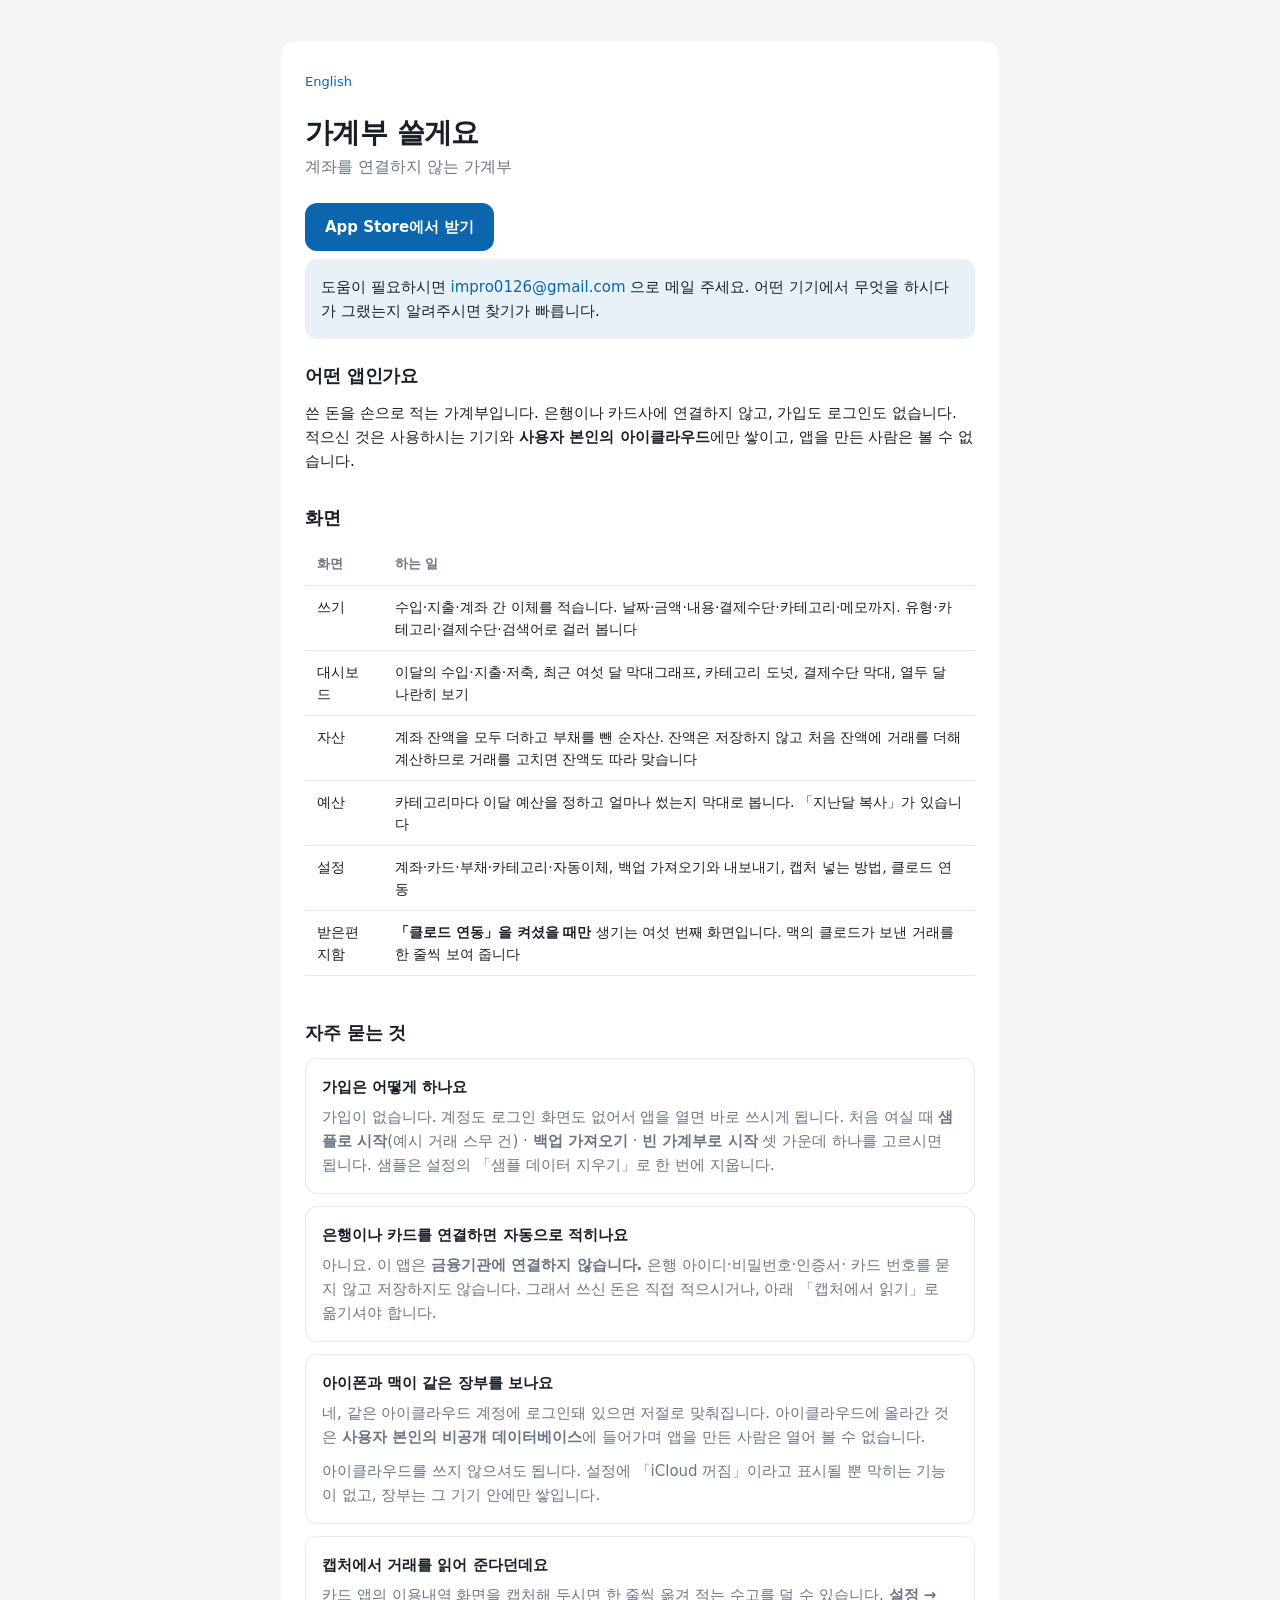
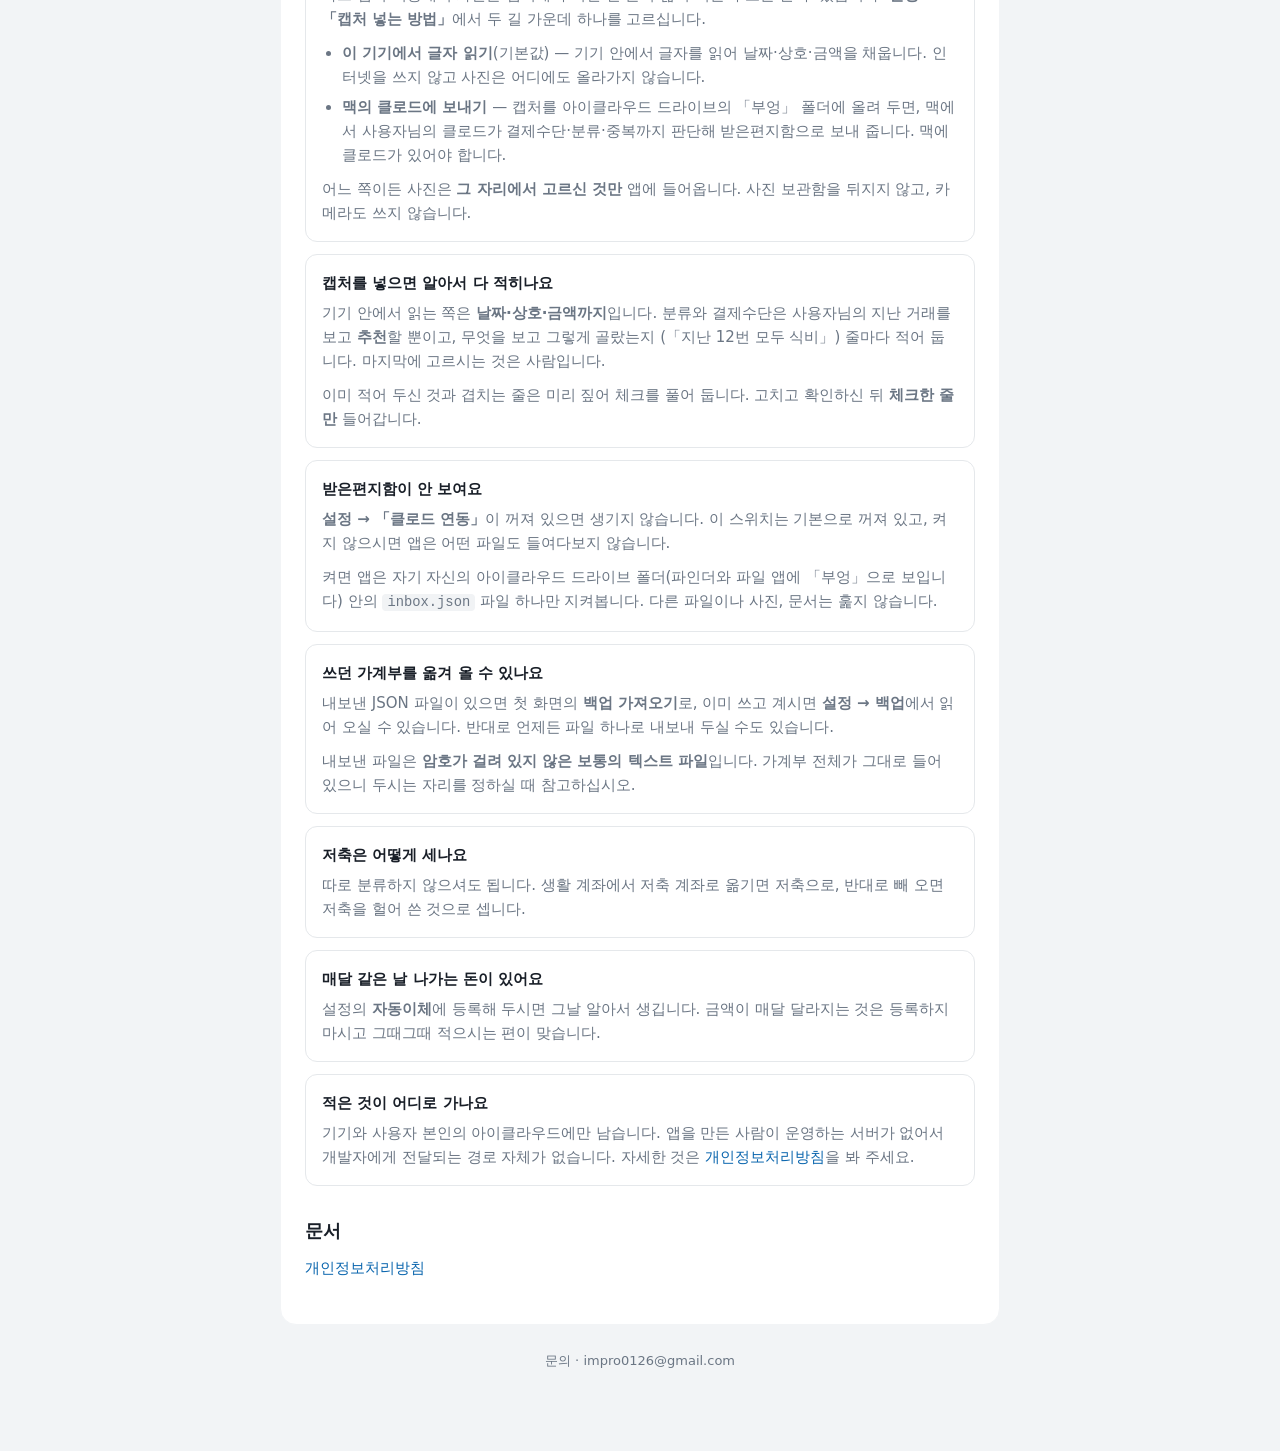
<file: index.html>
<!DOCTYPE html>
<html lang="ko">
<head>
<meta charset="utf-8">
<meta name="viewport" content="width=device-width, initial-scale=1">
<title>가계부 쓸게요 — 계좌 연결 없는 광고 없는 가계부 앱 (아이폰·맥)</title>
<!-- 검색 결과와 링크 미리보기에 뜨는 글. 앱스토어 설명과 어긋나지 않게 고칠 것 -->
<meta name="description" content="은행에 로그인하지 않고 가입도 없는 가계부 앱입니다. 쓴 돈을 적으면 한 달이 그림으로 정리되고, 예산과 순자산까지 봅니다. 광고가 없습니다.">
<link rel="canonical" href="https://impro0126-pixel.github.io/gagyebueong/">
<link rel="alternate" hreflang="ko" href="https://impro0126-pixel.github.io/gagyebueong/">
<link rel="alternate" hreflang="en" href="https://impro0126-pixel.github.io/gagyebueong/en/">
<link rel="icon" href="icon.jpg">
<link rel="apple-touch-icon" href="icon.jpg">
<meta name="apple-itunes-app" content="app-id=6811481053">
<meta property="og:type" content="website">
<meta property="og:locale" content="ko_KR">
<meta property="og:title" content="가계부 쓸게요 — 계좌를 연결하지 않는 가계부">
<meta property="og:description" content="은행 로그인도 가입도 광고도 없는 가계부 앱">
<meta property="og:url" content="https://impro0126-pixel.github.io/gagyebueong/">
<meta property="og:image" content="https://impro0126-pixel.github.io/gagyebueong/icon.jpg">
<script type="application/ld+json">
{
  "@context": "https://schema.org",
  "@type": "SoftwareApplication",
  "name": "가계부 쓸게요",
  "description": "계좌를 연결하지 않는 가계부 앱",
  "operatingSystem": "iOS, macOS",
  "applicationCategory": "FinanceApplication",
  "inLanguage": "ko",
  "image": "https://impro0126-pixel.github.io/gagyebueong/icon.jpg",
  "downloadUrl": "https://apps.apple.com/kr/app/id6811481053",
  "offers": { "@type": "Offer", "price": "0", "priceCurrency": "KRW" }
}
</script>
<link rel="stylesheet" href="style.css">
</head>
<body>
<main>
  <p class="back"><a href="en/" lang="en">English</a></p>

  <h1>가계부 쓸게요</h1>
  <p class="lead">계좌를 연결하지 않는 가계부</p>

  <a class="store-button" href="https://apps.apple.com/kr/app/id6811481053">App Store에서 받기</a>

  <div class="callout">
    도움이 필요하시면 <a href="mailto:impro0126@gmail.com">impro0126@gmail.com</a> 으로
    메일 주세요. 어떤 기기에서 무엇을 하시다가 그랬는지 알려주시면 찾기가 빠릅니다.
  </div>

  <h2>어떤 앱인가요</h2>
  <p>쓴 돈을 손으로 적는 가계부입니다. 은행이나 카드사에 연결하지 않고, 가입도 로그인도
     없습니다. 적으신 것은 사용하시는 기기와 <b>사용자 본인의 아이클라우드</b>에만 쌓이고,
     앱을 만든 사람은 볼 수 없습니다.</p>

  <h2>화면</h2>
  <div class="table-wrap">
  <table>
    <thead><tr><th>화면</th><th>하는 일</th></tr></thead>
    <tbody>
      <tr><td>쓰기</td><td>수입·지출·계좌 간 이체를 적습니다. 날짜·금액·내용·결제수단·카테고리·메모까지. 유형·카테고리·결제수단·검색어로 걸러 봅니다</td></tr>
      <tr><td>대시보드</td><td>이달의 수입·지출·저축, 최근 여섯 달 막대그래프, 카테고리 도넛, 결제수단 막대, 열두 달 나란히 보기</td></tr>
      <tr><td>자산</td><td>계좌 잔액을 모두 더하고 부채를 뺀 순자산. 잔액은 저장하지 않고 처음 잔액에 거래를 더해 계산하므로 거래를 고치면 잔액도 따라 맞습니다</td></tr>
      <tr><td>예산</td><td>카테고리마다 이달 예산을 정하고 얼마나 썼는지 막대로 봅니다. 「지난달 복사」가 있습니다</td></tr>
      <tr><td>설정</td><td>계좌·카드·부채·카테고리·자동이체, 백업 가져오기와 내보내기, 캡처 넣는 방법, 클로드 연동</td></tr>
      <tr><td>받은편지함</td><td><b>「클로드 연동」을 켜셨을 때만</b> 생기는 여섯 번째 화면입니다. 맥의 클로드가 보낸 거래를 한 줄씩 보여 줍니다</td></tr>
    </tbody>
  </table>
  </div>

  <h2>자주 묻는 것</h2>

  <div class="faq">
    <strong>가입은 어떻게 하나요</strong>
    <p>가입이 없습니다. 계정도 로그인 화면도 없어서 앱을 열면 바로 쓰시게 됩니다.
       처음 여실 때 <b>샘플로 시작</b>(예시 거래 스무 건) · <b>백업 가져오기</b> ·
       <b>빈 가계부로 시작</b> 셋 가운데 하나를 고르시면 됩니다. 샘플은 설정의
       「샘플 데이터 지우기」로 한 번에 지웁니다.</p>
  </div>

  <div class="faq">
    <strong>은행이나 카드를 연결하면 자동으로 적히나요</strong>
    <p>아니요. 이 앱은 <b>금융기관에 연결하지 않습니다.</b> 은행 아이디·비밀번호·인증서·
       카드 번호를 묻지 않고 저장하지도 않습니다. 그래서 쓰신 돈은 직접 적으시거나,
       아래 「캡처에서 읽기」로 옮기셔야 합니다.</p>
  </div>

  <div class="faq">
    <strong>아이폰과 맥이 같은 장부를 보나요</strong>
    <p>네, 같은 아이클라우드 계정에 로그인돼 있으면 저절로 맞춰집니다. 아이클라우드에
       올라간 것은 <b>사용자 본인의 비공개 데이터베이스</b>에 들어가며 앱을 만든 사람은
       열어 볼 수 없습니다.</p>
    <p>아이클라우드를 쓰지 않으셔도 됩니다. 설정에 「iCloud 꺼짐」이라고 표시될 뿐
       막히는 기능이 없고, 장부는 그 기기 안에만 쌓입니다.</p>
  </div>

  <div class="faq">
    <strong>캡처에서 거래를 읽어 준다던데요</strong>
    <p>카드 앱의 이용내역 화면을 캡처해 두시면 한 줄씩 옮겨 적는 수고를 덜 수 있습니다.
       <b>설정 → 「캡처 넣는 방법」</b>에서 두 길 가운데 하나를 고르십니다.</p>
    <ul>
      <li><b>이 기기에서 글자 읽기</b>(기본값) — 기기 안에서 글자를 읽어 날짜·상호·금액을
          채웁니다. 인터넷을 쓰지 않고 사진은 어디에도 올라가지 않습니다.</li>
      <li><b>맥의 클로드에 보내기</b> — 캡처를 아이클라우드 드라이브의 「부엉」 폴더에 올려
          두면, 맥에서 사용자님의 클로드가 결제수단·분류·중복까지 판단해 받은편지함으로
          보내 줍니다. 맥에 클로드가 있어야 합니다.</li>
    </ul>
    <p>어느 쪽이든 사진은 <b>그 자리에서 고르신 것만</b> 앱에 들어옵니다. 사진 보관함을
       뒤지지 않고, 카메라도 쓰지 않습니다.</p>
  </div>

  <div class="faq">
    <strong>캡처를 넣으면 알아서 다 적히나요</strong>
    <p>기기 안에서 읽는 쪽은 <b>날짜·상호·금액까지</b>입니다. 분류와 결제수단은
       사용자님의 지난 거래를 보고 <b>추천</b>할 뿐이고, 무엇을 보고 그렇게 골랐는지
       (「지난 12번 모두 식비」) 줄마다 적어 둡니다. 마지막에 고르시는 것은 사람입니다.</p>
    <p>이미 적어 두신 것과 겹치는 줄은 미리 짚어 체크를 풀어 둡니다.
       고치고 확인하신 뒤 <b>체크한 줄만</b> 들어갑니다.</p>
  </div>

  <div class="faq">
    <strong>받은편지함이 안 보여요</strong>
    <p><b>설정 → 「클로드 연동」</b>이 꺼져 있으면 생기지 않습니다. 이 스위치는 기본으로
       꺼져 있고, 켜지 않으시면 앱은 어떤 파일도 들여다보지 않습니다.</p>
    <p>켜면 앱은 자기 자신의 아이클라우드 드라이브 폴더(파인더와 파일 앱에 「부엉」으로
       보입니다) 안의 <code>inbox.json</code> 파일 하나만 지켜봅니다. 다른 파일이나 사진,
       문서는 훑지 않습니다.</p>
  </div>

  <div class="faq">
    <strong>쓰던 가계부를 옮겨 올 수 있나요</strong>
    <p>내보낸 JSON 파일이 있으면 첫 화면의 <b>백업 가져오기</b>로, 이미 쓰고 계시면
       <b>설정 → 백업</b>에서 읽어 오실 수 있습니다. 반대로 언제든 파일 하나로
       내보내 두실 수도 있습니다.</p>
    <p>내보낸 파일은 <b>암호가 걸려 있지 않은 보통의 텍스트 파일</b>입니다. 가계부 전체가
       그대로 들어 있으니 두시는 자리를 정하실 때 참고하십시오.</p>
  </div>

  <div class="faq">
    <strong>저축은 어떻게 세나요</strong>
    <p>따로 분류하지 않으셔도 됩니다. 생활 계좌에서 저축 계좌로 옮기면 저축으로,
       반대로 빼 오면 저축을 헐어 쓴 것으로 셉니다.</p>
  </div>

  <div class="faq">
    <strong>매달 같은 날 나가는 돈이 있어요</strong>
    <p>설정의 <b>자동이체</b>에 등록해 두시면 그날 알아서 생깁니다. 금액이 매달 달라지는
       것은 등록하지 마시고 그때그때 적으시는 편이 맞습니다.</p>
  </div>

  <div class="faq">
    <strong>적은 것이 어디로 가나요</strong>
    <p>기기와 사용자 본인의 아이클라우드에만 남습니다. 앱을 만든 사람이 운영하는 서버가
       없어서 개발자에게 전달되는 경로 자체가 없습니다.
       자세한 것은 <a href="privacy.html">개인정보처리방침</a>을 봐 주세요.</p>
  </div>

  <h2>문서</h2>
  <p><a href="privacy.html">개인정보처리방침</a></p>
</main>
<footer>문의 · impro0126@gmail.com</footer>
</body>
</html>
</file>
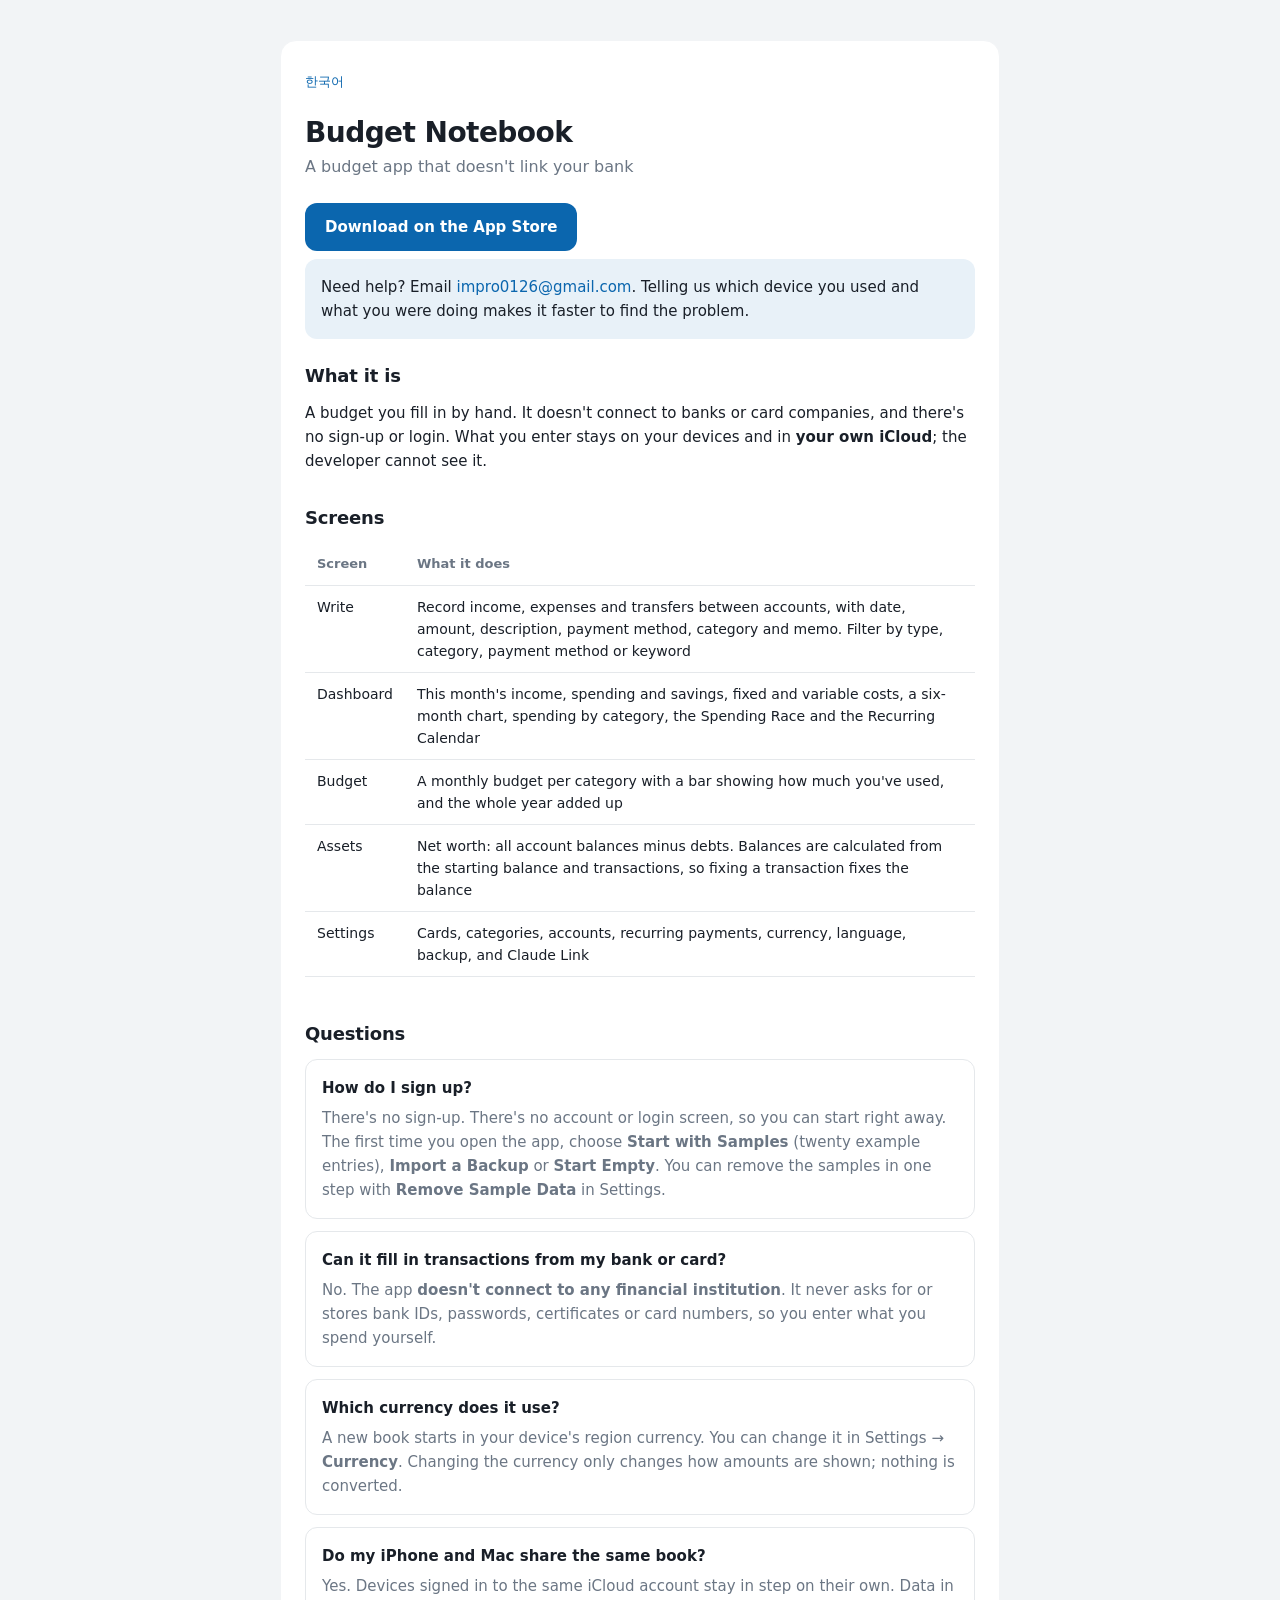
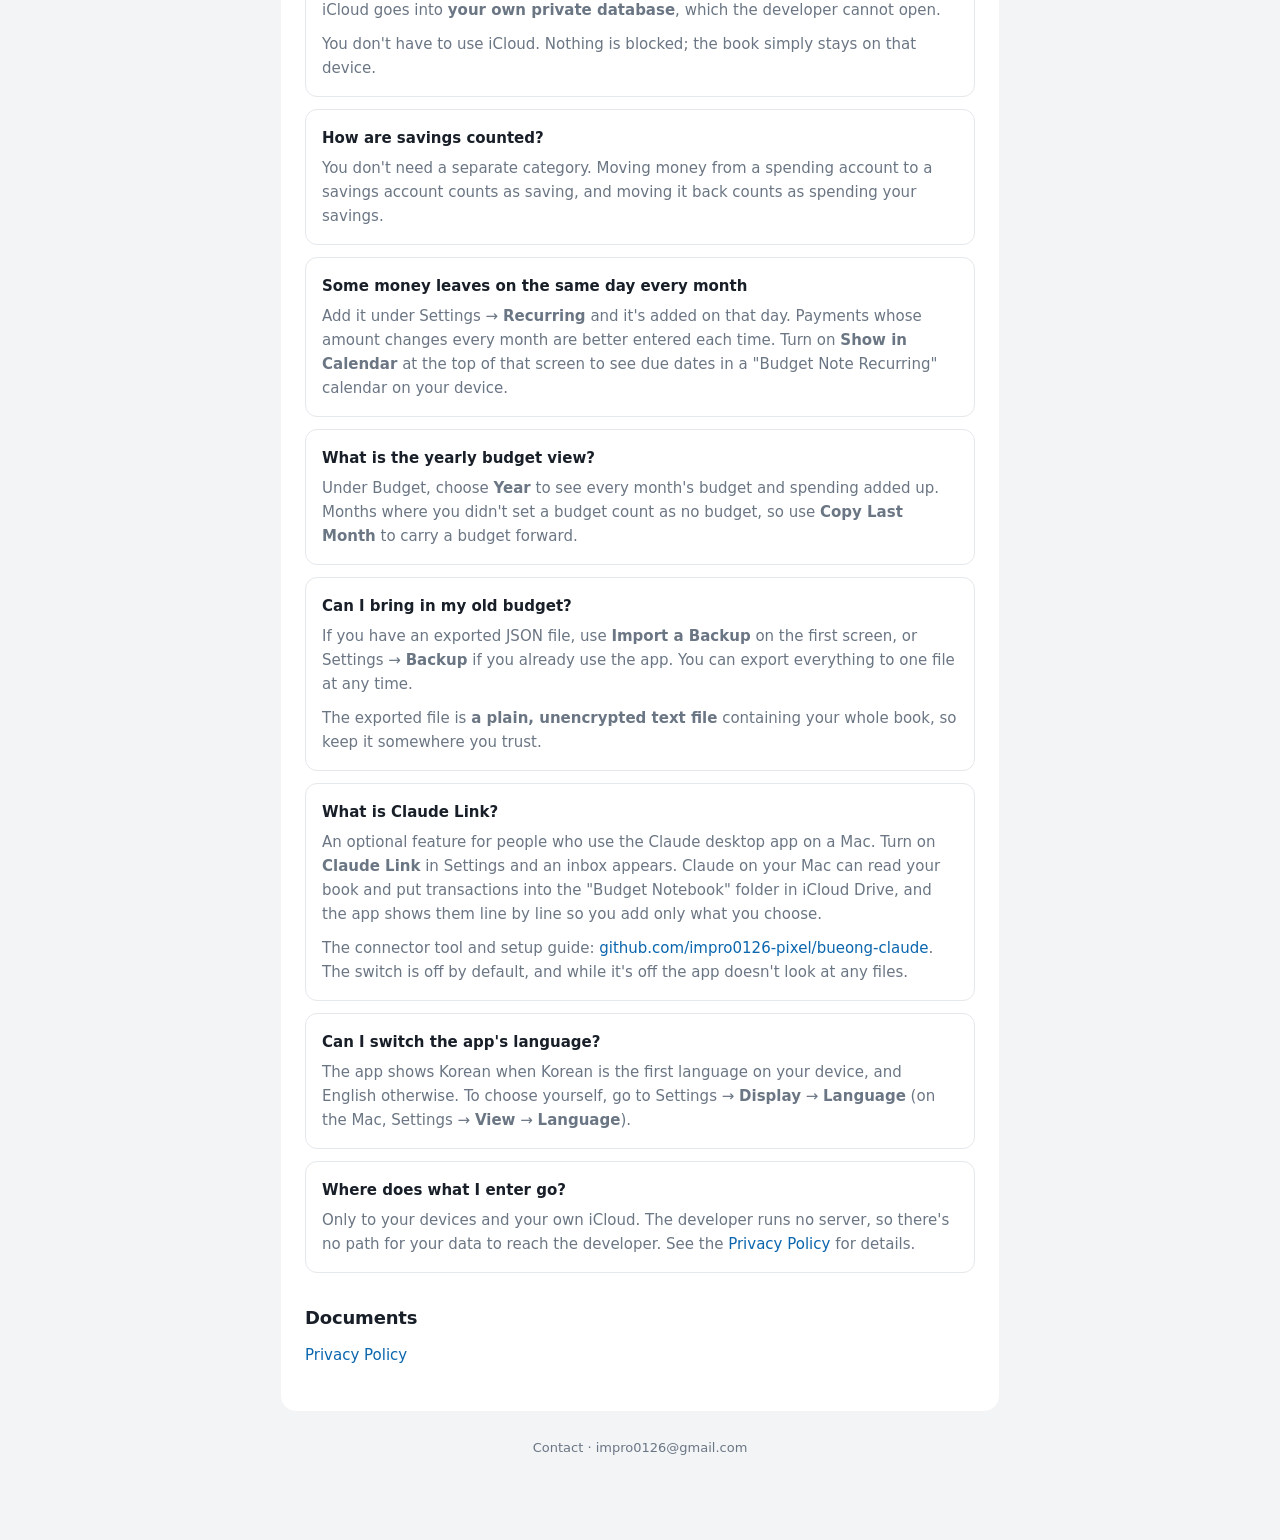
<file: en/index.html>
<!DOCTYPE html>
<html lang="en">
<head>
<meta charset="utf-8">
<meta name="viewport" content="width=device-width, initial-scale=1">
<title>Budget Notebook — Support</title>
<!-- 영어판 지원 페이지(2026-10-28). 한국어 원본은 ../index.html — 내용을 바꾸면 둘 다. 화면 이름은 앱 영어 화면(Localizable.xcstrings) 그대로 -->
<meta name="description" content="Budget Notebook is a budget app for iPhone, iPad and Mac with no bank linking, no sign-up and no ads. Record what you spend and see each month in charts, budgets and net worth.">
<link rel="canonical" href="https://impro0126-pixel.github.io/gagyebueong/en/">
<link rel="alternate" hreflang="ko" href="https://impro0126-pixel.github.io/gagyebueong/">
<link rel="alternate" hreflang="en" href="https://impro0126-pixel.github.io/gagyebueong/en/">
<link rel="icon" href="../icon.jpg">
<link rel="apple-touch-icon" href="../icon.jpg">
<meta name="apple-itunes-app" content="app-id=6811481053">
<meta property="og:type" content="website">
<meta property="og:locale" content="en_US">
<meta property="og:title" content="Budget Notebook — a budget app without bank linking">
<meta property="og:description" content="No bank login, no sign-up, no ads">
<meta property="og:url" content="https://impro0126-pixel.github.io/gagyebueong/en/">
<meta property="og:image" content="https://impro0126-pixel.github.io/gagyebueong/icon.jpg">
<link rel="stylesheet" href="../style.css">
</head>
<body>
<main>
  <p class="back"><a href="../" lang="ko">한국어</a></p>

  <h1>Budget Notebook</h1>
  <p class="lead">A budget app that doesn't link your bank</p>

  <a class="store-button" href="https://apps.apple.com/app/id6811481053">Download on the App Store</a>

  <div class="callout">
    Need help? Email <a href="mailto:impro0126@gmail.com">impro0126@gmail.com</a>.
    Telling us which device you used and what you were doing makes it faster to find the problem.
  </div>

  <h2>What it is</h2>
  <p>A budget you fill in by hand. It doesn't connect to banks or card companies, and there's no sign-up or login.
     What you enter stays on your devices and in <b>your own iCloud</b>; the developer cannot see it.</p>

  <h2>Screens</h2>
  <div class="table-wrap">
  <table>
    <thead><tr><th>Screen</th><th>What it does</th></tr></thead>
    <tbody>
      <tr><td>Write</td><td>Record income, expenses and transfers between accounts, with date, amount, description, payment method, category and memo. Filter by type, category, payment method or keyword</td></tr>
      <tr><td>Dashboard</td><td>This month's income, spending and savings, fixed and variable costs, a six-month chart, spending by category, the Spending Race and the Recurring Calendar</td></tr>
      <tr><td>Budget</td><td>A monthly budget per category with a bar showing how much you've used, and the whole year added up</td></tr>
      <tr><td>Assets</td><td>Net worth: all account balances minus debts. Balances are calculated from the starting balance and transactions, so fixing a transaction fixes the balance</td></tr>
      <tr><td>Settings</td><td>Cards, categories, accounts, recurring payments, currency, language, backup, and Claude Link</td></tr>
    </tbody>
  </table>
  </div>

  <h2>Questions</h2>

  <div class="faq">
    <strong>How do I sign up?</strong>
    <p>There's no sign-up. There's no account or login screen, so you can start right away.
       The first time you open the app, choose <b>Start with Samples</b> (twenty example entries),
       <b>Import a Backup</b> or <b>Start Empty</b>. You can remove the samples in one step with
       <b>Remove Sample Data</b> in Settings.</p>
  </div>

  <div class="faq">
    <strong>Can it fill in transactions from my bank or card?</strong>
    <p>No. The app <b>doesn't connect to any financial institution</b>. It never asks for or stores bank IDs,
       passwords, certificates or card numbers, so you enter what you spend yourself.</p>
  </div>

  <div class="faq">
    <strong>Which currency does it use?</strong>
    <p>A new book starts in your device's region currency. You can change it in Settings → <b>Currency</b>.
       Changing the currency only changes how amounts are shown; nothing is converted.</p>
  </div>

  <div class="faq">
    <strong>Do my iPhone and Mac share the same book?</strong>
    <p>Yes. Devices signed in to the same iCloud account stay in step on their own. Data in iCloud goes into
       <b>your own private database</b>, which the developer cannot open.</p>
    <p>You don't have to use iCloud. Nothing is blocked; the book simply stays on that device.</p>
  </div>

  <div class="faq">
    <strong>How are savings counted?</strong>
    <p>You don't need a separate category. Moving money from a spending account to a savings account counts as
       saving, and moving it back counts as spending your savings.</p>
  </div>

  <div class="faq">
    <strong>Some money leaves on the same day every month</strong>
    <p>Add it under Settings → <b>Recurring</b> and it's added on that day. Payments whose amount changes every
       month are better entered each time. Turn on <b>Show in Calendar</b> at the top of that screen to see
       due dates in a "Budget Note Recurring" calendar on your device.</p>
  </div>

  <div class="faq">
    <strong>What is the yearly budget view?</strong>
    <p>Under Budget, choose <b>Year</b> to see every month's budget and spending added up. Months where you
       didn't set a budget count as no budget, so use <b>Copy Last Month</b> to carry a budget forward.</p>
  </div>

  <div class="faq">
    <strong>Can I bring in my old budget?</strong>
    <p>If you have an exported JSON file, use <b>Import a Backup</b> on the first screen, or Settings →
       <b>Backup</b> if you already use the app. You can export everything to one file at any time.</p>
    <p>The exported file is <b>a plain, unencrypted text file</b> containing your whole book, so keep it
       somewhere you trust.</p>
  </div>

  <div class="faq">
    <strong>What is Claude Link?</strong>
    <p>An optional feature for people who use the Claude desktop app on a Mac. Turn on <b>Claude Link</b> in
       Settings and an inbox appears. Claude on your Mac can read your book and put transactions into the
       "Budget Notebook" folder in iCloud Drive, and the app shows them line by line so you add only what you choose.</p>
    <p>The connector tool and setup guide:
       <a href="https://github.com/impro0126-pixel/bueong-claude">github.com/impro0126-pixel/bueong-claude</a>.
       The switch is off by default, and while it's off the app doesn't look at any files.</p>
  </div>

  <div class="faq">
    <strong>Can I switch the app's language?</strong>
    <p>The app shows Korean when Korean is the first language on your device, and English otherwise.
       To choose yourself, go to Settings → <b>Display</b> → <b>Language</b> (on the Mac, Settings → <b>View</b> → <b>Language</b>).</p>
  </div>

  <div class="faq">
    <strong>Where does what I enter go?</strong>
    <p>Only to your devices and your own iCloud. The developer runs no server, so there's no path for your data
       to reach the developer. See the <a href="privacy.html">Privacy Policy</a> for details.</p>
  </div>

  <h2>Documents</h2>
  <p><a href="privacy.html">Privacy Policy</a></p>
</main>
<footer>Contact · impro0126@gmail.com</footer>
</body>
</html>
</file>
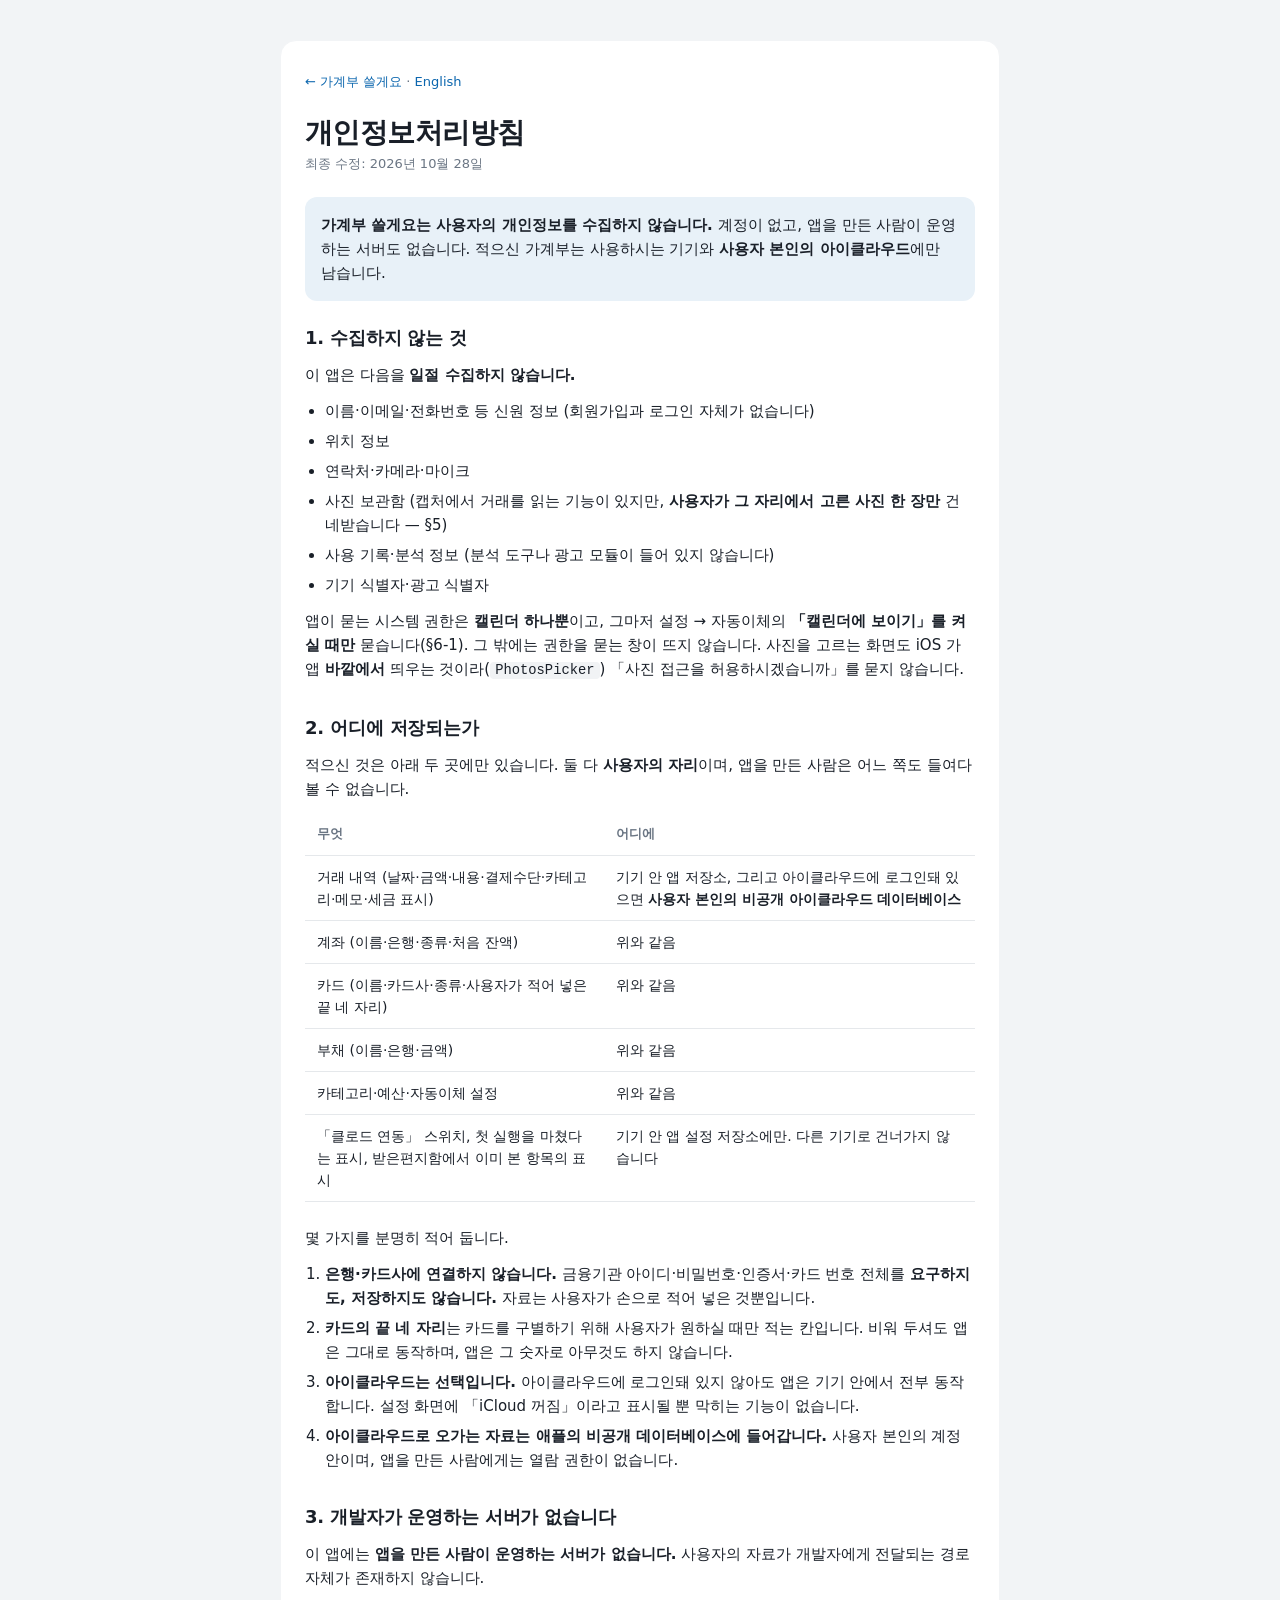
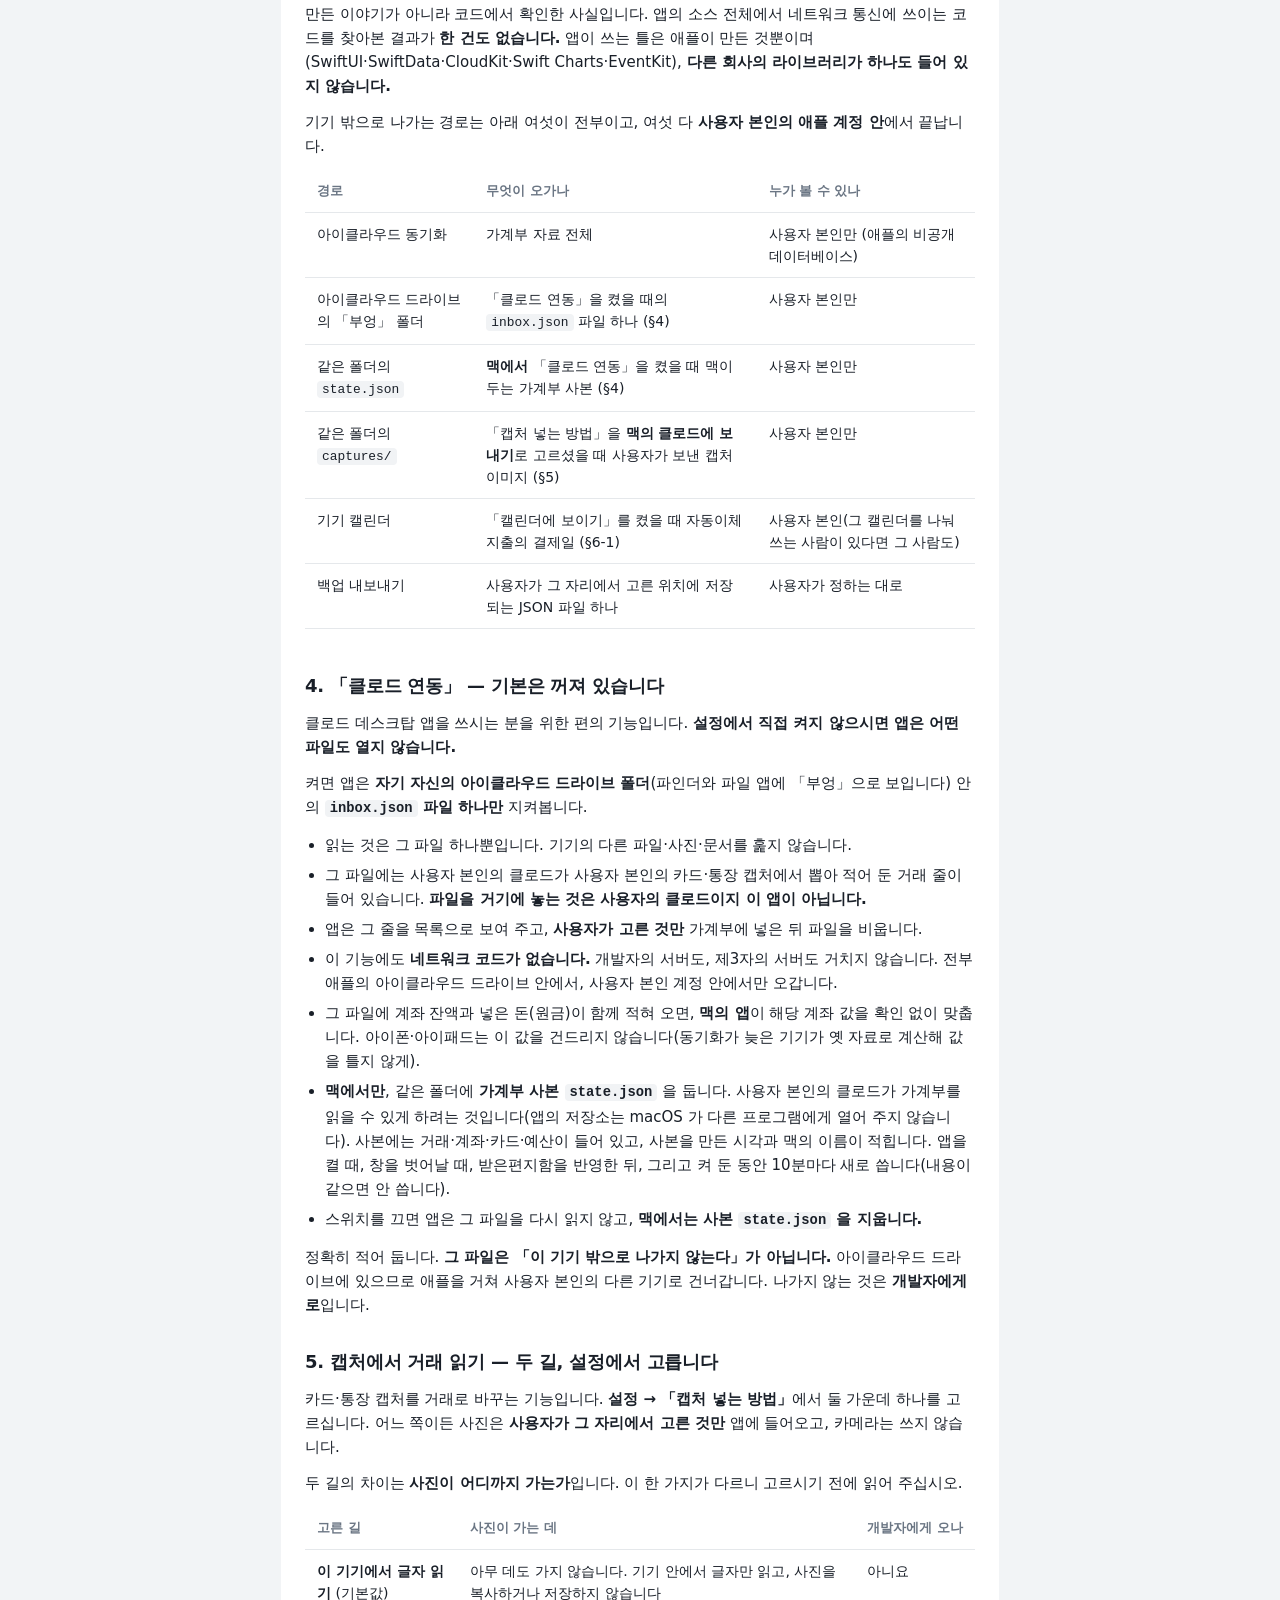
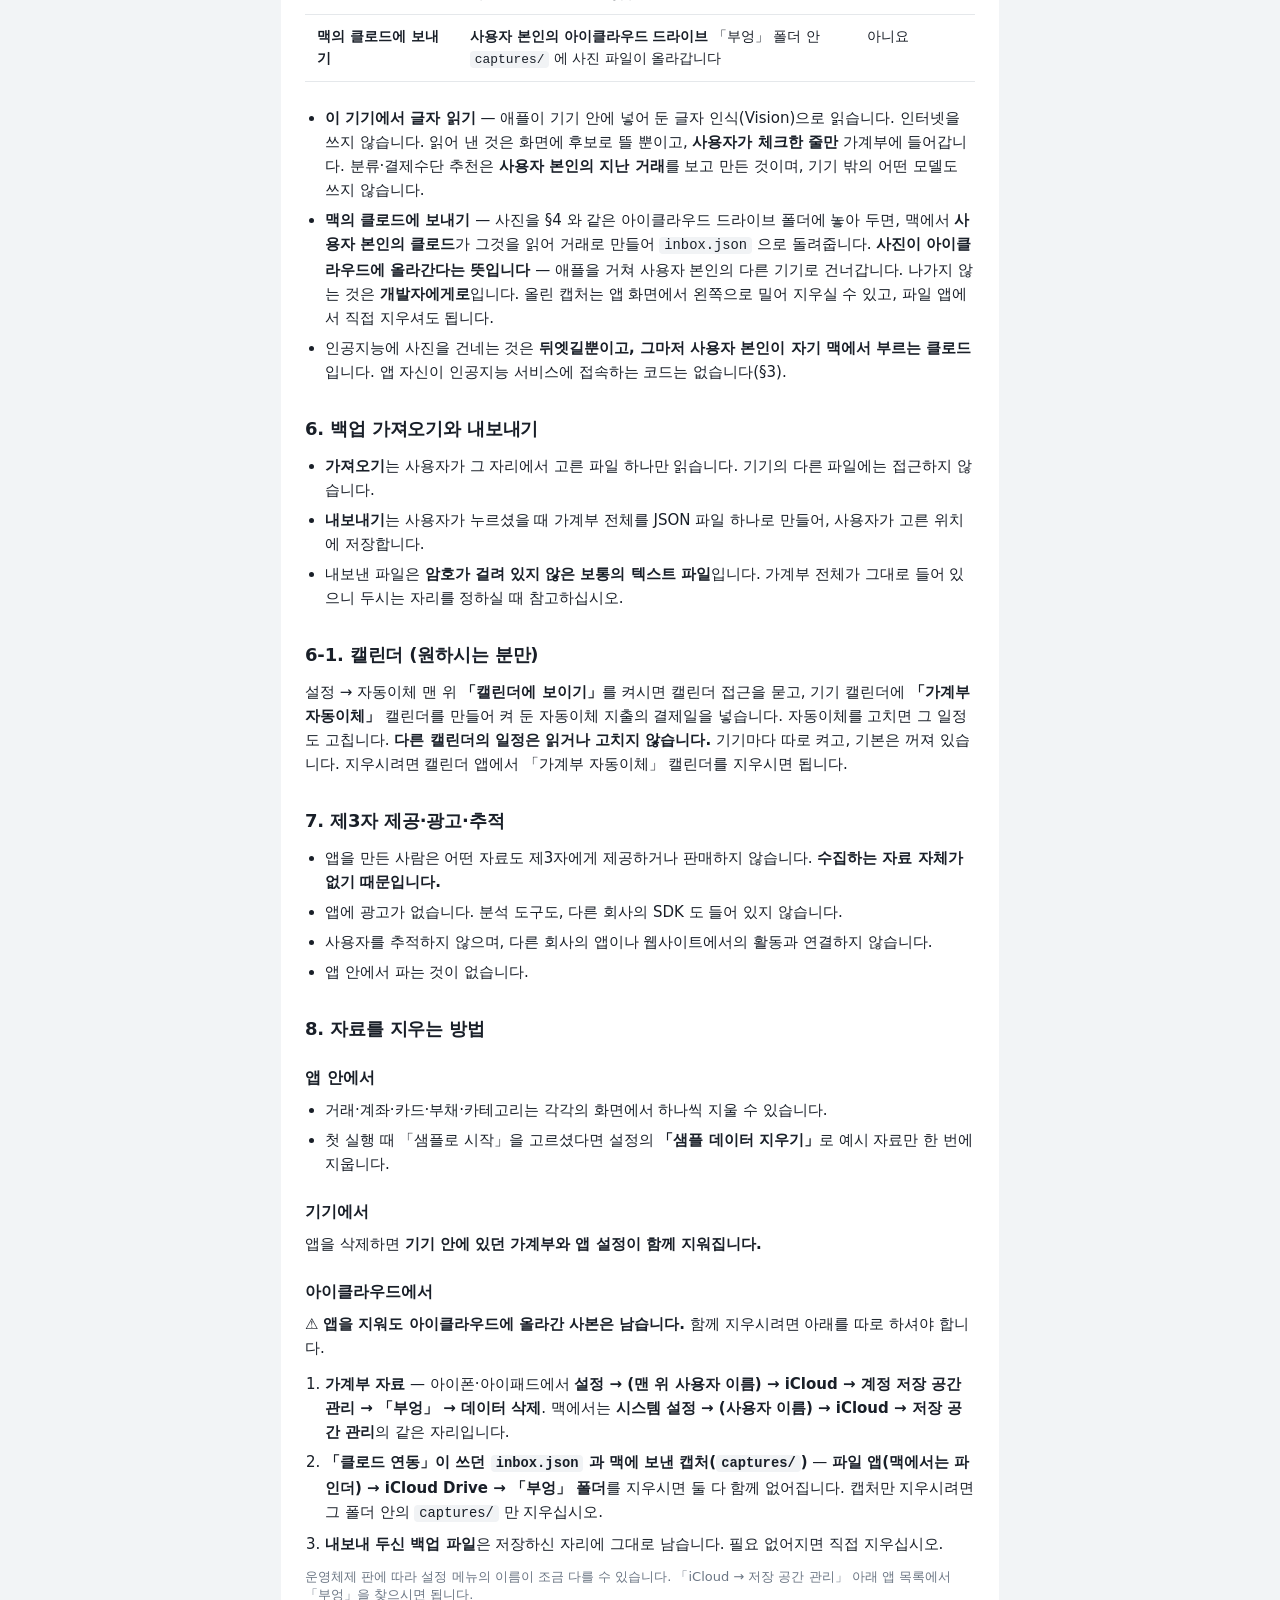
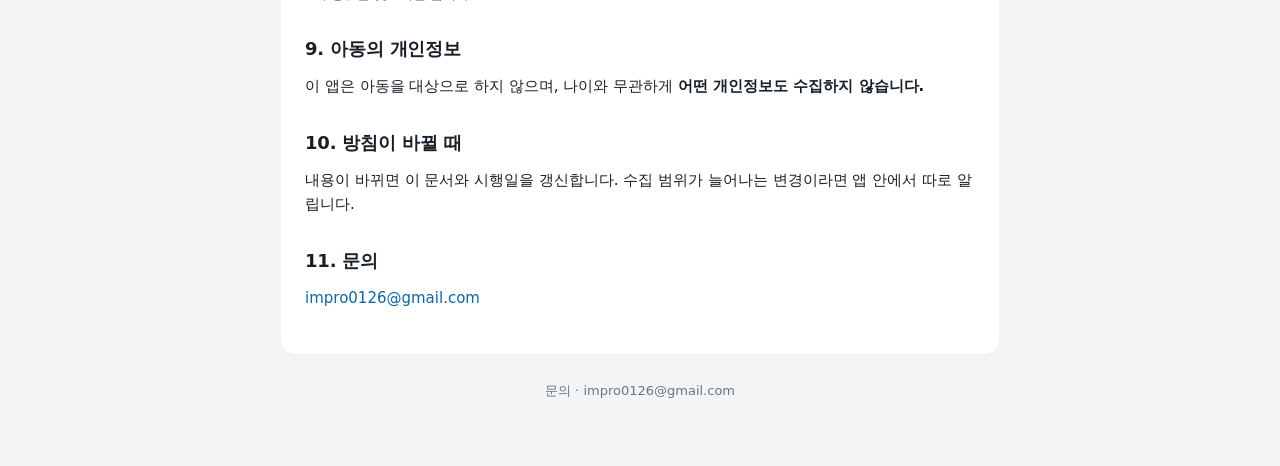
<file: privacy.html>
<!DOCTYPE html>
<html lang="ko">
<head>
<meta charset="utf-8">
<meta name="viewport" content="width=device-width, initial-scale=1">
<title>개인정보처리방침 — 가계부 쓸게요</title>
<link rel="alternate" hreflang="ko" href="https://impro0126-pixel.github.io/gagyebueong/privacy.html">
<link rel="alternate" hreflang="en" href="https://impro0126-pixel.github.io/gagyebueong/en/privacy.html">
<link rel="stylesheet" href="style.css">
</head>
<body>
<main>
  <p class="back"><a href="./">← 가계부 쓸게요</a> · <a href="en/privacy.html" lang="en">English</a></p>

  <h1>개인정보처리방침</h1>
  <p class="meta">최종 수정: 2026년 10월 28일</p>

  <div class="callout">
    <strong>가계부 쓸게요는 사용자의 개인정보를 수집하지 않습니다.</strong>
    계정이 없고, 앱을 만든 사람이 운영하는 서버도 없습니다.
    적으신 가계부는 사용하시는 기기와 <strong>사용자 본인의 아이클라우드</strong>에만 남습니다.
  </div>

  <h2>1. 수집하지 않는 것</h2>
  <p>이 앱은 다음을 <strong>일절 수집하지 않습니다.</strong></p>
  <ul>
    <li>이름·이메일·전화번호 등 신원 정보 (회원가입과 로그인 자체가 없습니다)</li>
    <li>위치 정보</li>
    <li>연락처·카메라·마이크</li>
    <li>사진 보관함 (캡처에서 거래를 읽는 기능이 있지만, <strong>사용자가 그 자리에서 고른 사진 한 장만</strong> 건네받습니다 — §5)</li>
    <li>사용 기록·분석 정보 (분석 도구나 광고 모듈이 들어 있지 않습니다)</li>
    <li>기기 식별자·광고 식별자</li>
  </ul>
  <p>앱이 묻는 시스템 권한은 <strong>캘린더 하나뿐</strong>이고, 그마저 설정 → 자동이체의 <strong>「캘린더에 보이기」를
     켜실 때만</strong> 묻습니다(§6-1). 그 밖에는 권한을 묻는 창이 뜨지 않습니다.
     사진을 고르는 화면도 iOS 가 앱 <strong>바깥에서</strong> 띄우는 것이라(<code>PhotosPicker</code>)
     「사진 접근을 허용하시겠습니까」를 묻지 않습니다.</p>

  <h2>2. 어디에 저장되는가</h2>
  <p>적으신 것은 아래 두 곳에만 있습니다. 둘 다 <strong>사용자의 자리</strong>이며,
     앱을 만든 사람은 어느 쪽도 들여다볼 수 없습니다.</p>
  <div class="table-wrap">
  <table>
    <thead><tr><th>무엇</th><th>어디에</th></tr></thead>
    <tbody>
      <tr><td>거래 내역 (날짜·금액·내용·결제수단·카테고리·메모·세금 표시)</td><td>기기 안 앱 저장소, 그리고 아이클라우드에 로그인돼 있으면 <strong>사용자 본인의 비공개 아이클라우드 데이터베이스</strong></td></tr>
      <tr><td>계좌 (이름·은행·종류·처음 잔액)</td><td>위와 같음</td></tr>
      <tr><td>카드 (이름·카드사·종류·사용자가 적어 넣은 끝 네 자리)</td><td>위와 같음</td></tr>
      <tr><td>부채 (이름·은행·금액)</td><td>위와 같음</td></tr>
      <tr><td>카테고리·예산·자동이체 설정</td><td>위와 같음</td></tr>
      <tr><td>「클로드 연동」 스위치, 첫 실행을 마쳤다는 표시, 받은편지함에서 이미 본 항목의 표시</td><td>기기 안 앱 설정 저장소에만. 다른 기기로 건너가지 않습니다</td></tr>
    </tbody>
  </table>
  </div>
  <p>몇 가지를 분명히 적어 둡니다.</p>
  <ol>
    <li><strong>은행·카드사에 연결하지 않습니다.</strong> 금융기관 아이디·비밀번호·인증서·카드 번호 전체를
        <strong>요구하지도, 저장하지도 않습니다.</strong> 자료는 사용자가 손으로 적어 넣은 것뿐입니다.</li>
    <li><strong>카드의 끝 네 자리</strong>는 카드를 구별하기 위해 사용자가 원하실 때만 적는 칸입니다.
        비워 두셔도 앱은 그대로 동작하며, 앱은 그 숫자로 아무것도 하지 않습니다.</li>
    <li><strong>아이클라우드는 선택입니다.</strong> 아이클라우드에 로그인돼 있지 않아도 앱은 기기 안에서
        전부 동작합니다. 설정 화면에 「iCloud 꺼짐」이라고 표시될 뿐 막히는 기능이 없습니다.</li>
    <li><strong>아이클라우드로 오가는 자료는 애플의 비공개 데이터베이스에 들어갑니다.</strong>
        사용자 본인의 계정 안이며, 앱을 만든 사람에게는 열람 권한이 없습니다.</li>
  </ol>

  <h2>3. 개발자가 운영하는 서버가 없습니다</h2>
  <p>이 앱에는 <strong>앱을 만든 사람이 운영하는 서버가 없습니다.</strong>
     사용자의 자료가 개발자에게 전달되는 경로 자체가 존재하지 않습니다.</p>
  <p>만든 이야기가 아니라 코드에서 확인한 사실입니다. 앱의 소스 전체에서 네트워크 통신에 쓰이는
     코드를 찾아본 결과가 <strong>한 건도 없습니다.</strong> 앱이 쓰는 틀은 애플이 만든 것뿐이며
     (SwiftUI·SwiftData·CloudKit·Swift Charts·EventKit), <strong>다른 회사의 라이브러리가 하나도 들어 있지 않습니다.</strong></p>
  <p>기기 밖으로 나가는 경로는 아래 여섯이 전부이고, 여섯 다 <strong>사용자 본인의 애플 계정 안</strong>에서 끝납니다.</p>
  <div class="table-wrap">
  <table>
    <thead><tr><th>경로</th><th>무엇이 오가나</th><th>누가 볼 수 있나</th></tr></thead>
    <tbody>
      <tr><td>아이클라우드 동기화</td><td>가계부 자료 전체</td><td>사용자 본인만 (애플의 비공개 데이터베이스)</td></tr>
      <tr><td>아이클라우드 드라이브의 「부엉」 폴더</td><td>「클로드 연동」을 켰을 때의 <code>inbox.json</code> 파일 하나 (§4)</td><td>사용자 본인만</td></tr>
      <tr><td>같은 폴더의 <code>state.json</code></td><td><strong>맥에서</strong> 「클로드 연동」을 켰을 때 맥이 두는 가계부 사본 (§4)</td><td>사용자 본인만</td></tr>
      <tr><td>같은 폴더의 <code>captures/</code></td><td>「캡처 넣는 방법」을 <strong>맥의 클로드에 보내기</strong>로 고르셨을 때 사용자가 보낸 캡처 이미지 (§5)</td><td>사용자 본인만</td></tr>
      <tr><td>기기 캘린더</td><td>「캘린더에 보이기」를 켰을 때 자동이체 지출의 결제일 (§6-1)</td><td>사용자 본인(그 캘린더를 나눠 쓰는 사람이 있다면 그 사람도)</td></tr>
      <tr><td>백업 내보내기</td><td>사용자가 그 자리에서 고른 위치에 저장되는 JSON 파일 하나</td><td>사용자가 정하는 대로</td></tr>
    </tbody>
  </table>
  </div>

  <h2>4. 「클로드 연동」 — 기본은 꺼져 있습니다</h2>
  <p>클로드 데스크탑 앱을 쓰시는 분을 위한 편의 기능입니다.
     <strong>설정에서 직접 켜지 않으시면 앱은 어떤 파일도 열지 않습니다.</strong></p>
  <p>켜면 앱은 <strong>자기 자신의 아이클라우드 드라이브 폴더</strong>(파인더와 파일 앱에 「부엉」으로 보입니다)
     안의 <strong><code>inbox.json</code> 파일 하나만</strong> 지켜봅니다.</p>
  <ul>
    <li>읽는 것은 그 파일 하나뿐입니다. 기기의 다른 파일·사진·문서를 훑지 않습니다.</li>
    <li>그 파일에는 사용자 본인의 클로드가 사용자 본인의 카드·통장 캡처에서 뽑아 적어 둔 거래 줄이
        들어 있습니다. <strong>파일을 거기에 놓는 것은 사용자의 클로드이지 이 앱이 아닙니다.</strong></li>
    <li>앱은 그 줄을 목록으로 보여 주고, <strong>사용자가 고른 것만</strong> 가계부에 넣은 뒤 파일을 비웁니다.</li>
    <li>이 기능에도 <strong>네트워크 코드가 없습니다.</strong> 개발자의 서버도, 제3자의 서버도 거치지 않습니다.
        전부 애플의 아이클라우드 드라이브 안에서, 사용자 본인 계정 안에서만 오갑니다.</li>
    <li>그 파일에 계좌 잔액과 넣은 돈(원금)이 함께 적혀 오면, <strong>맥의 앱</strong>이 해당 계좌 값을 확인 없이 맞춥니다.
        아이폰·아이패드는 이 값을 건드리지 않습니다(동기화가 늦은 기기가 옛 자료로 계산해 값을 틀지 않게).</li>
    <li><strong>맥에서만</strong>, 같은 폴더에 <strong>가계부 사본 <code>state.json</code></strong> 을 둡니다.
        사용자 본인의 클로드가 가계부를 읽을 수 있게 하려는 것입니다(앱의 저장소는 macOS 가 다른 프로그램에게 열어 주지 않습니다).
        사본에는 거래·계좌·카드·예산이 들어 있고, 사본을 만든 시각과 맥의 이름이 적힙니다.
        앱을 켤 때, 창을 벗어날 때, 받은편지함을 반영한 뒤, 그리고 켜 둔 동안 10분마다 새로 씁니다(내용이 같으면 안 씁니다).</li>
    <li>스위치를 끄면 앱은 그 파일을 다시 읽지 않고, <strong>맥에서는 사본 <code>state.json</code> 을 지웁니다.</strong></li>
  </ul>
  <p>정확히 적어 둡니다. <strong>그 파일은 「이 기기 밖으로 나가지 않는다」가 아닙니다.</strong>
     아이클라우드 드라이브에 있으므로 애플을 거쳐 사용자 본인의 다른 기기로 건너갑니다.
     나가지 않는 것은 <strong>개발자에게로</strong>입니다.</p>

  <h2>5. 캡처에서 거래 읽기 — 두 길, 설정에서 고릅니다</h2>
  <p>카드·통장 캡처를 거래로 바꾸는 기능입니다. <strong>설정 → 「캡처 넣는 방법」</strong>에서
     둘 가운데 하나를 고르십니다. 어느 쪽이든 사진은 <strong>사용자가 그 자리에서 고른 것만</strong>
     앱에 들어오고, 카메라는 쓰지 않습니다.</p>
  <p>두 길의 차이는 <strong>사진이 어디까지 가는가</strong>입니다. 이 한 가지가 다르니 고르시기 전에 읽어 주십시오.</p>
  <div class="table-wrap">
  <table>
    <thead><tr><th>고른 길</th><th>사진이 가는 데</th><th>개발자에게 오나</th></tr></thead>
    <tbody>
      <tr><td><strong>이 기기에서 글자 읽기</strong> (기본값)</td><td>아무 데도 가지 않습니다. 기기 안에서 글자만 읽고, 사진을 복사하거나 저장하지 않습니다</td><td>아니요</td></tr>
      <tr><td><strong>맥의 클로드에 보내기</strong></td><td><strong>사용자 본인의 아이클라우드 드라이브</strong> 「부엉」 폴더 안 <code>captures/</code> 에 사진 파일이 올라갑니다</td><td>아니요</td></tr>
    </tbody>
  </table>
  </div>
  <ul>
    <li><strong>이 기기에서 글자 읽기</strong> — 애플이 기기 안에 넣어 둔 글자 인식(Vision)으로 읽습니다.
        인터넷을 쓰지 않습니다. 읽어 낸 것은 화면에 후보로 뜰 뿐이고, <strong>사용자가 체크한 줄만</strong>
        가계부에 들어갑니다. 분류·결제수단 추천은 <strong>사용자 본인의 지난 거래</strong>를 보고 만든 것이며,
        기기 밖의 어떤 모델도 쓰지 않습니다.</li>
    <li><strong>맥의 클로드에 보내기</strong> — 사진을 §4 와 같은 아이클라우드 드라이브 폴더에 놓아 두면,
        맥에서 <strong>사용자 본인의 클로드</strong>가 그것을 읽어 거래로 만들어 <code>inbox.json</code> 으로
        돌려줍니다. <strong>사진이 아이클라우드에 올라간다는 뜻입니다</strong> — 애플을 거쳐 사용자 본인의
        다른 기기로 건너갑니다. 나가지 않는 것은 <strong>개발자에게로</strong>입니다. 올린 캡처는 앱 화면에서
        왼쪽으로 밀어 지우실 수 있고, 파일 앱에서 직접 지우셔도 됩니다.</li>
    <li>인공지능에 사진을 건네는 것은 <strong>뒤엣길뿐이고, 그마저 사용자 본인이 자기 맥에서 부르는 클로드</strong>입니다.
        앱 자신이 인공지능 서비스에 접속하는 코드는 없습니다(§3).</li>
  </ul>

  <h2>6. 백업 가져오기와 내보내기</h2>
  <ul>
    <li><strong>가져오기</strong>는 사용자가 그 자리에서 고른 파일 하나만 읽습니다. 기기의 다른 파일에는 접근하지 않습니다.</li>
    <li><strong>내보내기</strong>는 사용자가 누르셨을 때 가계부 전체를 JSON 파일 하나로 만들어,
        사용자가 고른 위치에 저장합니다.</li>
    <li>내보낸 파일은 <strong>암호가 걸려 있지 않은 보통의 텍스트 파일</strong>입니다.
        가계부 전체가 그대로 들어 있으니 두시는 자리를 정하실 때 참고하십시오.</li>
  </ul>

  <h2>6-1. 캘린더 (원하시는 분만)</h2>
  <p>설정 → 자동이체 맨 위 <strong>「캘린더에 보이기」</strong>를 켜시면 캘린더 접근을 묻고, 기기 캘린더에
     <strong>「가계부 자동이체」</strong> 캘린더를 만들어 켜 둔 자동이체 지출의 결제일을 넣습니다. 자동이체를 고치면 그 일정도 고칩니다.
     <strong>다른 캘린더의 일정은 읽거나 고치지 않습니다.</strong> 기기마다 따로 켜고, 기본은 꺼져 있습니다.
     지우시려면 캘린더 앱에서 「가계부 자동이체」 캘린더를 지우시면 됩니다.</p>

  <h2>7. 제3자 제공·광고·추적</h2>
  <ul>
    <li>앱을 만든 사람은 어떤 자료도 제3자에게 제공하거나 판매하지 않습니다.
        <strong>수집하는 자료 자체가 없기 때문입니다.</strong></li>
    <li>앱에 광고가 없습니다. 분석 도구도, 다른 회사의 SDK 도 들어 있지 않습니다.</li>
    <li>사용자를 추적하지 않으며, 다른 회사의 앱이나 웹사이트에서의 활동과 연결하지 않습니다.</li>
    <li>앱 안에서 파는 것이 없습니다.</li>
  </ul>

  <h2>8. 자료를 지우는 방법</h2>

  <h3>앱 안에서</h3>
  <ul>
    <li>거래·계좌·카드·부채·카테고리는 각각의 화면에서 하나씩 지울 수 있습니다.</li>
    <li>첫 실행 때 「샘플로 시작」을 고르셨다면 설정의 <strong>「샘플 데이터 지우기」</strong>로
        예시 자료만 한 번에 지웁니다.</li>
  </ul>

  <h3>기기에서</h3>
  <p>앱을 삭제하면 <strong>기기 안에 있던 가계부와 앱 설정이 함께 지워집니다.</strong></p>

  <h3>아이클라우드에서</h3>
  <p>⚠️ <strong>앱을 지워도 아이클라우드에 올라간 사본은 남습니다.</strong>
     함께 지우시려면 아래를 따로 하셔야 합니다.</p>
  <ol>
    <li><strong>가계부 자료</strong> — 아이폰·아이패드에서 <strong>설정 → (맨 위 사용자 이름) → iCloud →
        계정 저장 공간 관리 → 「부엉」 → 데이터 삭제</strong>. 맥에서는 <strong>시스템 설정 → (사용자 이름)
        → iCloud → 저장 공간 관리</strong>의 같은 자리입니다.</li>
    <li><strong>「클로드 연동」이 쓰던 <code>inbox.json</code> 과 맥에 보낸 캡처(<code>captures/</code>)</strong> —
        <strong>파일 앱(맥에서는 파인더) → iCloud Drive → 「부엉」 폴더</strong>를 지우시면 둘 다 함께 없어집니다.
        캡처만 지우시려면 그 폴더 안의 <code>captures/</code> 만 지우십시오.</li>
    <li><strong>내보내 두신 백업 파일</strong>은 저장하신 자리에 그대로 남습니다. 필요 없어지면 직접 지우십시오.</li>
  </ol>
  <p class="meta">운영체제 판에 따라 설정 메뉴의 이름이 조금 다를 수 있습니다.
     「iCloud → 저장 공간 관리」 아래 앱 목록에서 「부엉」을 찾으시면 됩니다.</p>

  <h2>9. 아동의 개인정보</h2>
  <p>이 앱은 아동을 대상으로 하지 않으며, 나이와 무관하게 <strong>어떤 개인정보도 수집하지 않습니다.</strong></p>

  <h2>10. 방침이 바뀔 때</h2>
  <p>내용이 바뀌면 이 문서와 시행일을 갱신합니다. 수집 범위가 늘어나는 변경이라면 앱 안에서 따로 알립니다.</p>

  <h2>11. 문의</h2>
  <p><a href="mailto:impro0126@gmail.com">impro0126@gmail.com</a></p>
</main>
<footer>문의 · impro0126@gmail.com</footer>
</body>
</html>
</file>
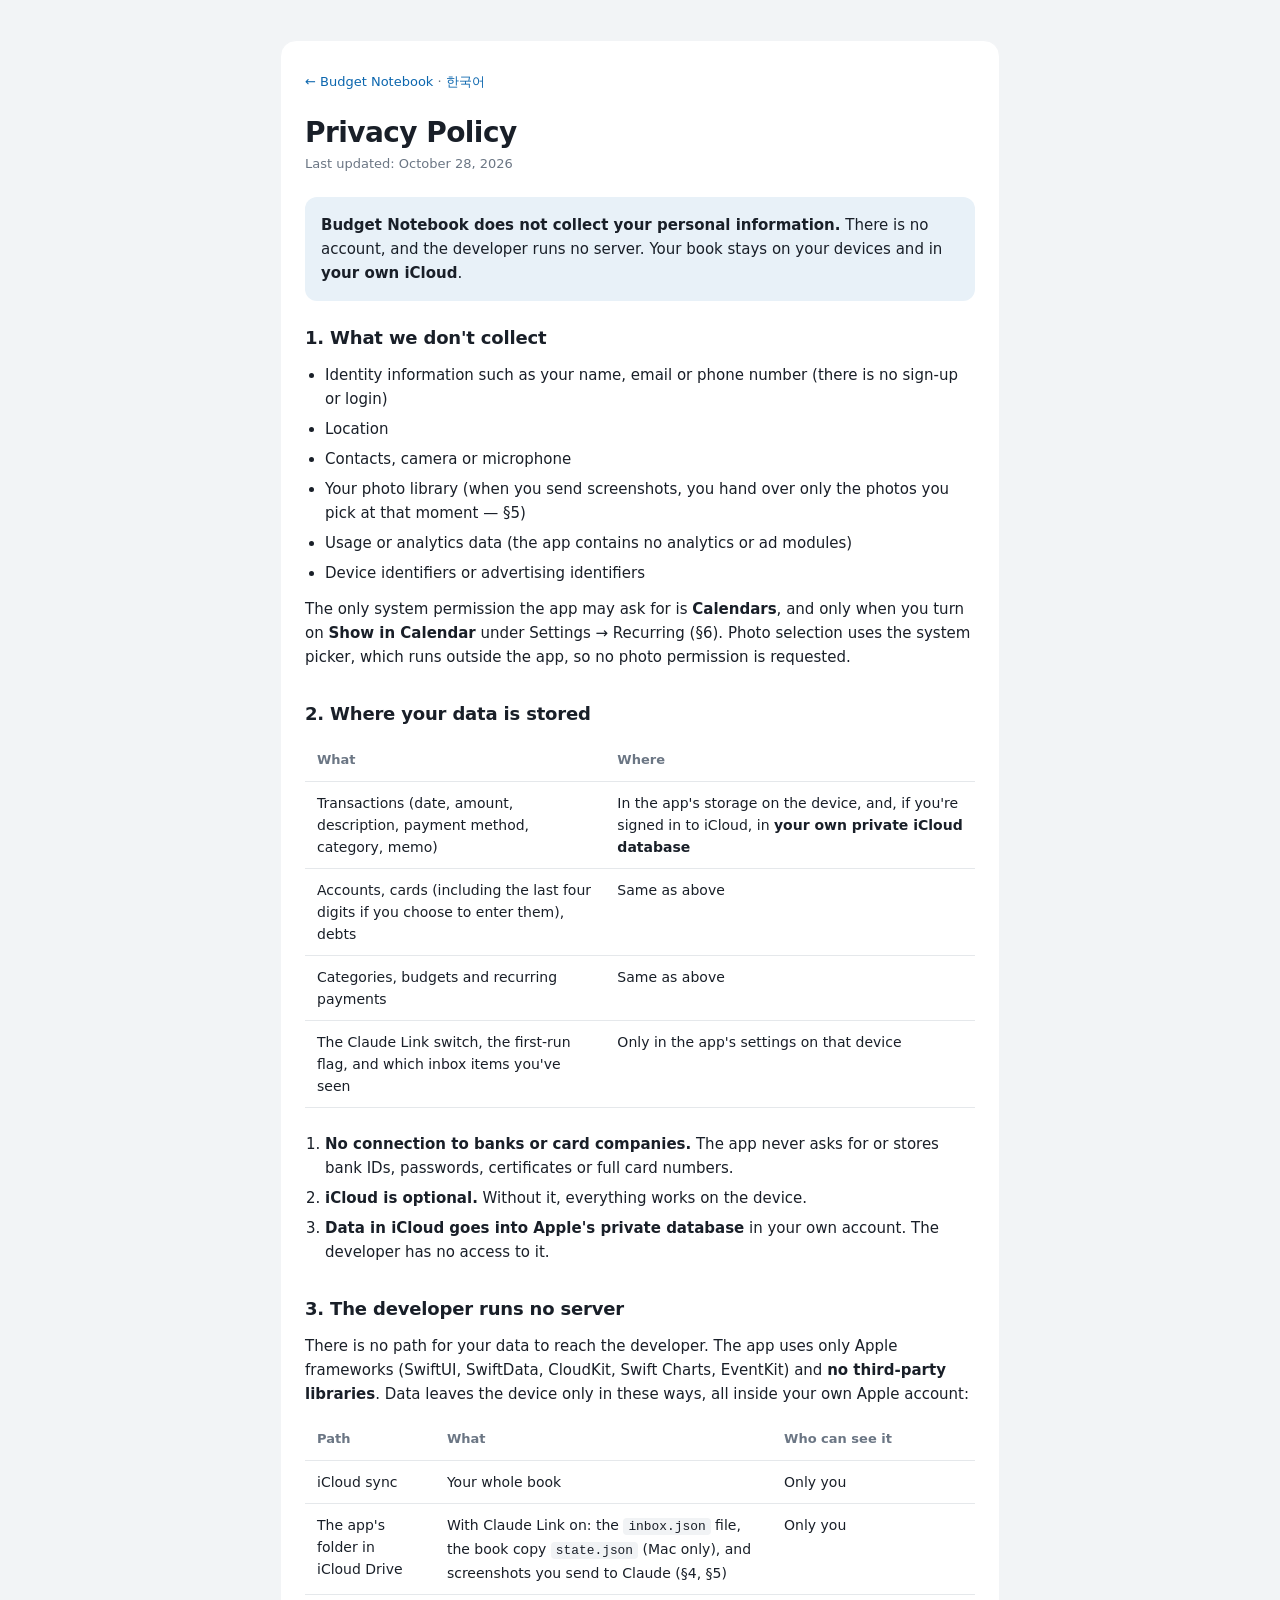
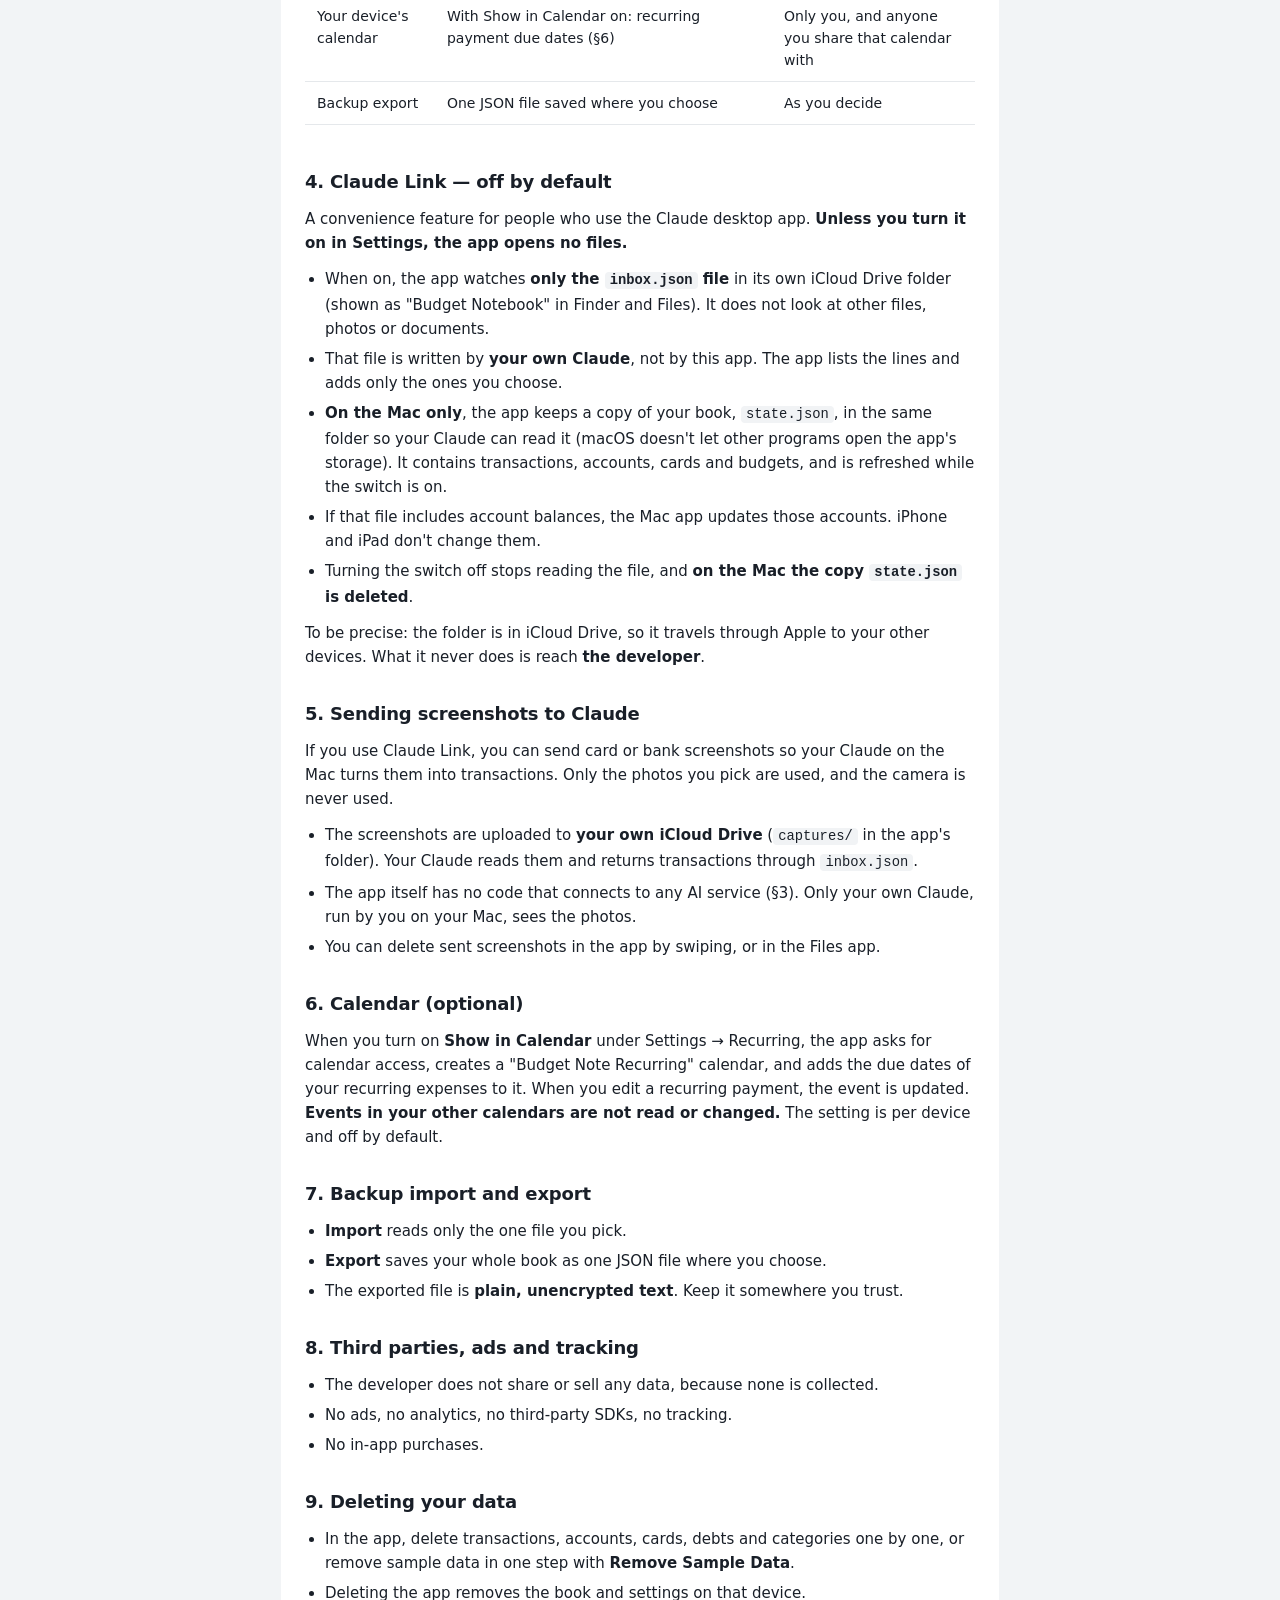
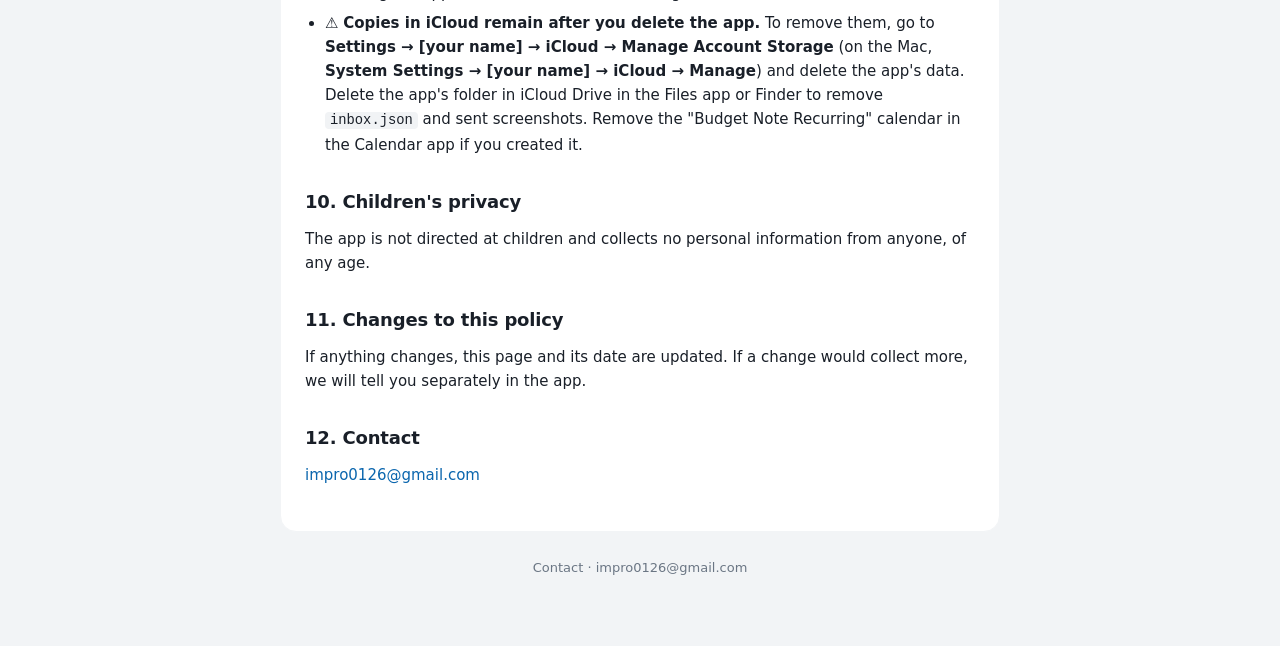
<file: en/privacy.html>
<!DOCTYPE html>
<html lang="en">
<head>
<meta charset="utf-8">
<meta name="viewport" content="width=device-width, initial-scale=1">
<title>Privacy Policy — Budget Notebook</title>
<!-- 영어판 개인정보처리방침(2026-10-28). 한국어 원본은 ../privacy.html — 내용을 바꾸면 둘 다 -->
<link rel="canonical" href="https://impro0126-pixel.github.io/gagyebueong/en/privacy.html">
<link rel="alternate" hreflang="ko" href="https://impro0126-pixel.github.io/gagyebueong/privacy.html">
<link rel="alternate" hreflang="en" href="https://impro0126-pixel.github.io/gagyebueong/en/privacy.html">
<link rel="stylesheet" href="../style.css">
</head>
<body>
<main>
  <p class="back"><a href="./">← Budget Notebook</a> · <a href="../privacy.html" lang="ko">한국어</a></p>

  <h1>Privacy Policy</h1>
  <p class="meta">Last updated: October 28, 2026</p>

  <div class="callout">
    <strong>Budget Notebook does not collect your personal information.</strong>
    There is no account, and the developer runs no server.
    Your book stays on your devices and in <strong>your own iCloud</strong>.
  </div>

  <h2>1. What we don't collect</h2>
  <ul>
    <li>Identity information such as your name, email or phone number (there is no sign-up or login)</li>
    <li>Location</li>
    <li>Contacts, camera or microphone</li>
    <li>Your photo library (when you send screenshots, you hand over only the photos you pick at that moment — §5)</li>
    <li>Usage or analytics data (the app contains no analytics or ad modules)</li>
    <li>Device identifiers or advertising identifiers</li>
  </ul>
  <p>The only system permission the app may ask for is <strong>Calendars</strong>, and only when you turn on
     <strong>Show in Calendar</strong> under Settings → Recurring (§6). Photo selection uses the system picker,
     which runs outside the app, so no photo permission is requested.</p>

  <h2>2. Where your data is stored</h2>
  <div class="table-wrap">
  <table>
    <thead><tr><th>What</th><th>Where</th></tr></thead>
    <tbody>
      <tr><td>Transactions (date, amount, description, payment method, category, memo)</td><td>In the app's storage on the device, and, if you're signed in to iCloud, in <strong>your own private iCloud database</strong></td></tr>
      <tr><td>Accounts, cards (including the last four digits if you choose to enter them), debts</td><td>Same as above</td></tr>
      <tr><td>Categories, budgets and recurring payments</td><td>Same as above</td></tr>
      <tr><td>The Claude Link switch, the first-run flag, and which inbox items you've seen</td><td>Only in the app's settings on that device</td></tr>
    </tbody>
  </table>
  </div>
  <ol>
    <li><strong>No connection to banks or card companies.</strong> The app never asks for or stores bank IDs, passwords, certificates or full card numbers.</li>
    <li><strong>iCloud is optional.</strong> Without it, everything works on the device.</li>
    <li><strong>Data in iCloud goes into Apple's private database</strong> in your own account. The developer has no access to it.</li>
  </ol>

  <h2>3. The developer runs no server</h2>
  <p>There is no path for your data to reach the developer. The app uses only Apple frameworks
     (SwiftUI, SwiftData, CloudKit, Swift Charts, EventKit) and <strong>no third-party libraries</strong>.
     Data leaves the device only in these ways, all inside your own Apple account:</p>
  <div class="table-wrap">
  <table>
    <thead><tr><th>Path</th><th>What</th><th>Who can see it</th></tr></thead>
    <tbody>
      <tr><td>iCloud sync</td><td>Your whole book</td><td>Only you</td></tr>
      <tr><td>The app's folder in iCloud Drive</td><td>With Claude Link on: the <code>inbox.json</code> file, the book copy <code>state.json</code> (Mac only), and screenshots you send to Claude (§4, §5)</td><td>Only you</td></tr>
      <tr><td>Your device's calendar</td><td>With Show in Calendar on: recurring payment due dates (§6)</td><td>Only you, and anyone you share that calendar with</td></tr>
      <tr><td>Backup export</td><td>One JSON file saved where you choose</td><td>As you decide</td></tr>
    </tbody>
  </table>
  </div>

  <h2>4. Claude Link — off by default</h2>
  <p>A convenience feature for people who use the Claude desktop app. <strong>Unless you turn it on in Settings,
     the app opens no files.</strong></p>
  <ul>
    <li>When on, the app watches <strong>only the <code>inbox.json</code> file</strong> in its own iCloud Drive folder
        (shown as "Budget Notebook" in Finder and Files). It does not look at other files, photos or documents.</li>
    <li>That file is written by <strong>your own Claude</strong>, not by this app. The app lists the lines and adds only the ones you choose.</li>
    <li><strong>On the Mac only</strong>, the app keeps a copy of your book, <code>state.json</code>, in the same folder so your Claude can read it
        (macOS doesn't let other programs open the app's storage). It contains transactions, accounts, cards and budgets, and is refreshed while the switch is on.</li>
    <li>If that file includes account balances, the Mac app updates those accounts. iPhone and iPad don't change them.</li>
    <li>Turning the switch off stops reading the file, and <strong>on the Mac the copy <code>state.json</code> is deleted</strong>.</li>
  </ul>
  <p>To be precise: the folder is in iCloud Drive, so it travels through Apple to your other devices.
     What it never does is reach <strong>the developer</strong>.</p>

  <h2>5. Sending screenshots to Claude</h2>
  <p>If you use Claude Link, you can send card or bank screenshots so your Claude on the Mac turns them into transactions.
     Only the photos you pick are used, and the camera is never used.</p>
  <ul>
    <li>The screenshots are uploaded to <strong>your own iCloud Drive</strong> (<code>captures/</code> in the app's folder).
        Your Claude reads them and returns transactions through <code>inbox.json</code>.</li>
    <li>The app itself has no code that connects to any AI service (§3). Only your own Claude, run by you on your Mac, sees the photos.</li>
    <li>You can delete sent screenshots in the app by swiping, or in the Files app.</li>
  </ul>

  <h2>6. Calendar (optional)</h2>
  <p>When you turn on <strong>Show in Calendar</strong> under Settings → Recurring, the app asks for calendar access, creates a
     "Budget Note Recurring" calendar, and adds the due dates of your recurring expenses to it. When you edit a recurring payment,
     the event is updated. <strong>Events in your other calendars are not read or changed.</strong> The setting is per device and off by default.</p>

  <h2>7. Backup import and export</h2>
  <ul>
    <li><strong>Import</strong> reads only the one file you pick.</li>
    <li><strong>Export</strong> saves your whole book as one JSON file where you choose.</li>
    <li>The exported file is <strong>plain, unencrypted text</strong>. Keep it somewhere you trust.</li>
  </ul>

  <h2>8. Third parties, ads and tracking</h2>
  <ul>
    <li>The developer does not share or sell any data, because none is collected.</li>
    <li>No ads, no analytics, no third-party SDKs, no tracking.</li>
    <li>No in-app purchases.</li>
  </ul>

  <h2>9. Deleting your data</h2>
  <ul>
    <li>In the app, delete transactions, accounts, cards, debts and categories one by one, or remove sample data in one step with <strong>Remove Sample Data</strong>.</li>
    <li>Deleting the app removes the book and settings on that device.</li>
    <li>⚠️ <strong>Copies in iCloud remain after you delete the app.</strong> To remove them, go to
        <strong>Settings → [your name] → iCloud → Manage Account Storage</strong> (on the Mac,
        <strong>System Settings → [your name] → iCloud → Manage</strong>) and delete the app's data. Delete the app's folder in iCloud Drive
        in the Files app or Finder to remove <code>inbox.json</code> and sent screenshots. Remove the "Budget Note Recurring" calendar in the Calendar app if you created it.</li>
  </ul>

  <h2>10. Children's privacy</h2>
  <p>The app is not directed at children and collects no personal information from anyone, of any age.</p>

  <h2>11. Changes to this policy</h2>
  <p>If anything changes, this page and its date are updated. If a change would collect more, we will tell you separately in the app.</p>

  <h2>12. Contact</h2>
  <p><a href="mailto:impro0126@gmail.com">impro0126@gmail.com</a></p>
</main>
<footer>Contact · impro0126@gmail.com</footer>
</body>
</html>
</file>
<file: style.css>
/* 공통 디자인 시스템(루트 DESIGN.md)의 간격·모서리·글자 크기를 따른다.
   소리내어읽기의 `공개_웹페이지/style.css` 를 그대로 가져와 주조색만 바꿨다.

   ⚠️ 주조색은 앱 아이콘의 파랑(#0B66AE — 부엉이 눈에서 뽑은 값)이다.
   이 페이지는 앱의 얼굴이라 토스풍 파랑(#3182F6)을 쓰면 아이콘과 어긋난다.
   DESIGN.md 가 허용하는 예외이며, 소리내어읽기 페이지가 같은 까닭으로
   #3B5BDB 를 쓴다. 두 페이지의 색이 다른 것은 실수가 아니라 앱이 달라서다. */

:root {
  --primary: #0B66AE;
  --primary-container: #e8f1f8;
  --background: #f2f4f6;
  --surface: #ffffff;
  --on-surface: #191f28;
  --on-surface-variant: #6b7684;
  --border: #e5e8eb;
  --border-subtle: #f2f4f6;
}

* { box-sizing: border-box; }

body {
  margin: 0;
  padding: 40px 20px 80px;
  background: var(--background);
  color: var(--on-surface);
  font-family: Pretendard, -apple-system, BlinkMacSystemFont, system-ui,
               'Apple SD Gothic Neo', sans-serif;
  font-size: 15px;
  line-height: 24px;
  -webkit-text-size-adjust: 100%;
}

main {
  max-width: 720px;
  margin: 0 auto;
  background: var(--surface);
  border: 1px solid var(--border-subtle);
  border-radius: 16px;
  padding: 32px 24px;
}

h1 {
  font-size: 28px;
  font-weight: 700;
  line-height: 36px;
  letter-spacing: -0.02em;
  margin: 0 0 4px;
}

h2 {
  font-size: 18px;
  font-weight: 700;
  line-height: 26px;
  letter-spacing: -0.01em;
  margin: 32px 0 12px;
}

h3 {
  font-size: 16px;
  font-weight: 600;
  line-height: 24px;
  margin: 24px 0 8px;
}

p { margin: 0 0 12px; }
ul { margin: 0 0 12px; padding-left: 20px; }
ol { margin: 0 0 12px; padding-left: 20px; }
li { margin-bottom: 6px; }

a { color: var(--primary); text-decoration: none; }
a:hover { text-decoration: underline; }

.meta, .back {
  color: var(--on-surface-variant);
  font-size: 13px;
  line-height: 18px;
}
.meta { margin-bottom: 24px; }
.back { margin: 0 0 24px; }

.callout {
  background: var(--primary-container);
  border-radius: 12px;
  padding: 16px;
  margin-bottom: 8px;
}
/* 방침 첫머리의 한 줄 요약처럼 아래에 본문이 바로 붙는 자리가 있어 여백을 둔다. */
.callout + h2 { margin-top: 24px; }

.lead {
  font-size: 16px;
  color: var(--on-surface-variant);
  margin-bottom: 24px;
}

/* 표는 좁은 화면에서 넘칠 수 있어 가로로만 스크롤시킨다.
   부엉 방침은 표가 셋이라(§2·§3·§5) 이 감싸개를 반드시 씌운다. */
.table-wrap { overflow-x: auto; margin-bottom: 12px; }
table {
  width: 100%;
  border-collapse: collapse;
  font-size: 14px;
  line-height: 22px;
  margin-bottom: 12px;
}
th, td {
  text-align: left;
  padding: 10px 12px;
  border-bottom: 1px solid var(--border);
  vertical-align: top;
}
th {
  font-weight: 600;
  color: var(--on-surface-variant);
  font-size: 13px;
  white-space: nowrap;
}

.faq {
  border: 1px solid var(--border);
  border-radius: 12px;
  padding: 16px;
  margin-bottom: 12px;
}
.faq strong { display: block; margin-bottom: 6px; }
.faq p { margin: 0; color: var(--on-surface-variant); }
/* ⚠️ 위 `margin: 0` 때문에 문단이 둘 이상이면 서로 달라붙는다. 사이를 띄운다. */
.faq p + p,
.faq p + ol,
.faq p + ul { margin-top: 10px; }
.faq ol,
.faq ul { margin: 0; padding-left: 20px; color: var(--on-surface-variant); }
.faq ol + p,
.faq ul + p { margin-top: 10px; }
.faq li { margin-bottom: 6px; }
.faq code {
  background: var(--surface-variant, #f1f3f5);
  border-radius: 4px;
  padding: 1px 5px;
  font-size: 0.92em;
}

code {
  background: #f1f3f5;
  border-radius: 4px;
  padding: 1px 5px;
  font-size: 0.92em;
}

/* 앱스토어로 가는 단추. 애플 공식 배지 그림은 안 쓴다 — 받아 둔 그림이 없고,
   글자 단추면 색이 페이지 주조색을 따라간다. */
.store-button {
  display: inline-block;
  background: var(--primary);
  color: #fff;
  font-weight: 600;
  border-radius: 12px;
  padding: 12px 20px;
  margin-bottom: 8px;
}
.store-button:hover { text-decoration: none; opacity: 0.9; }

footer {
  max-width: 720px;
  margin: 24px auto 0;
  color: var(--on-surface-variant);
  font-size: 13px;
  text-align: center;
}

@media (max-width: 520px) {
  body { padding: 20px 12px 60px; }
  main { padding: 24px 16px; border-radius: 14px; }
  h1 { font-size: 24px; line-height: 32px; }
}
</file>
